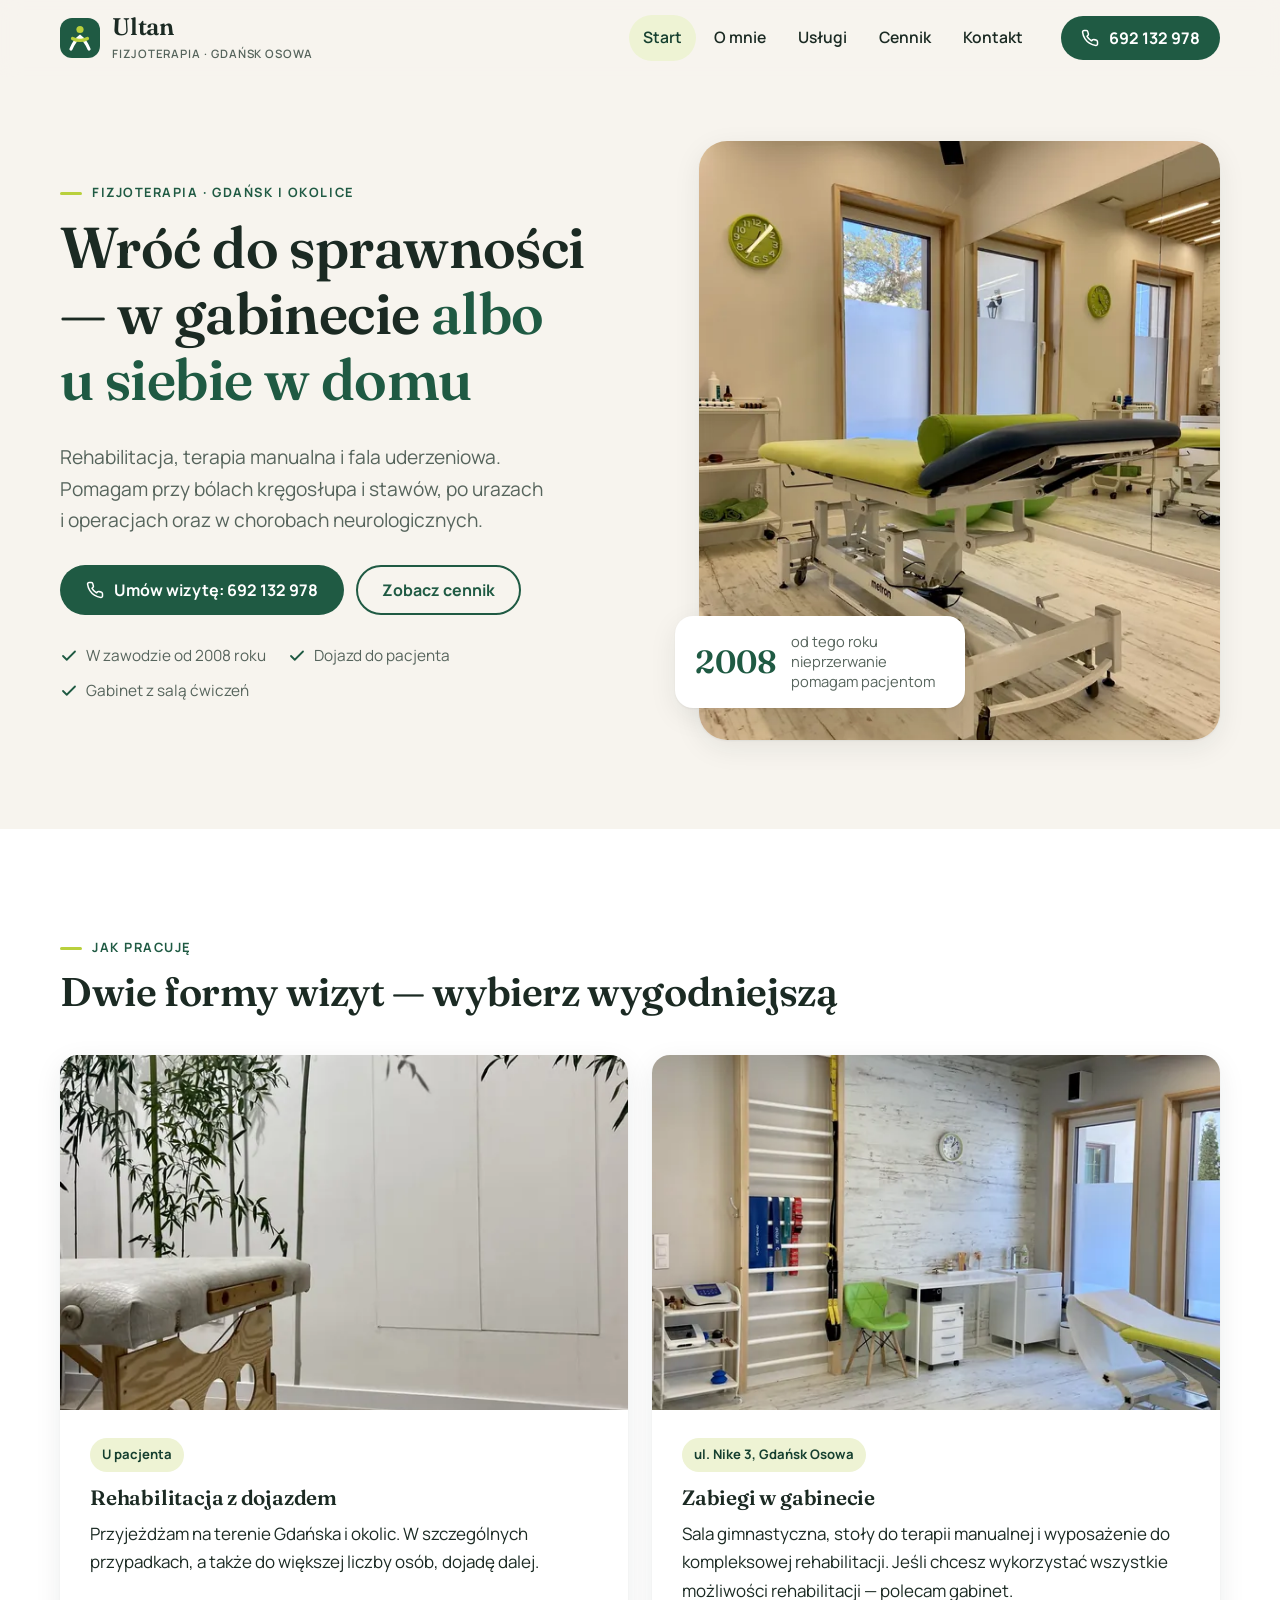
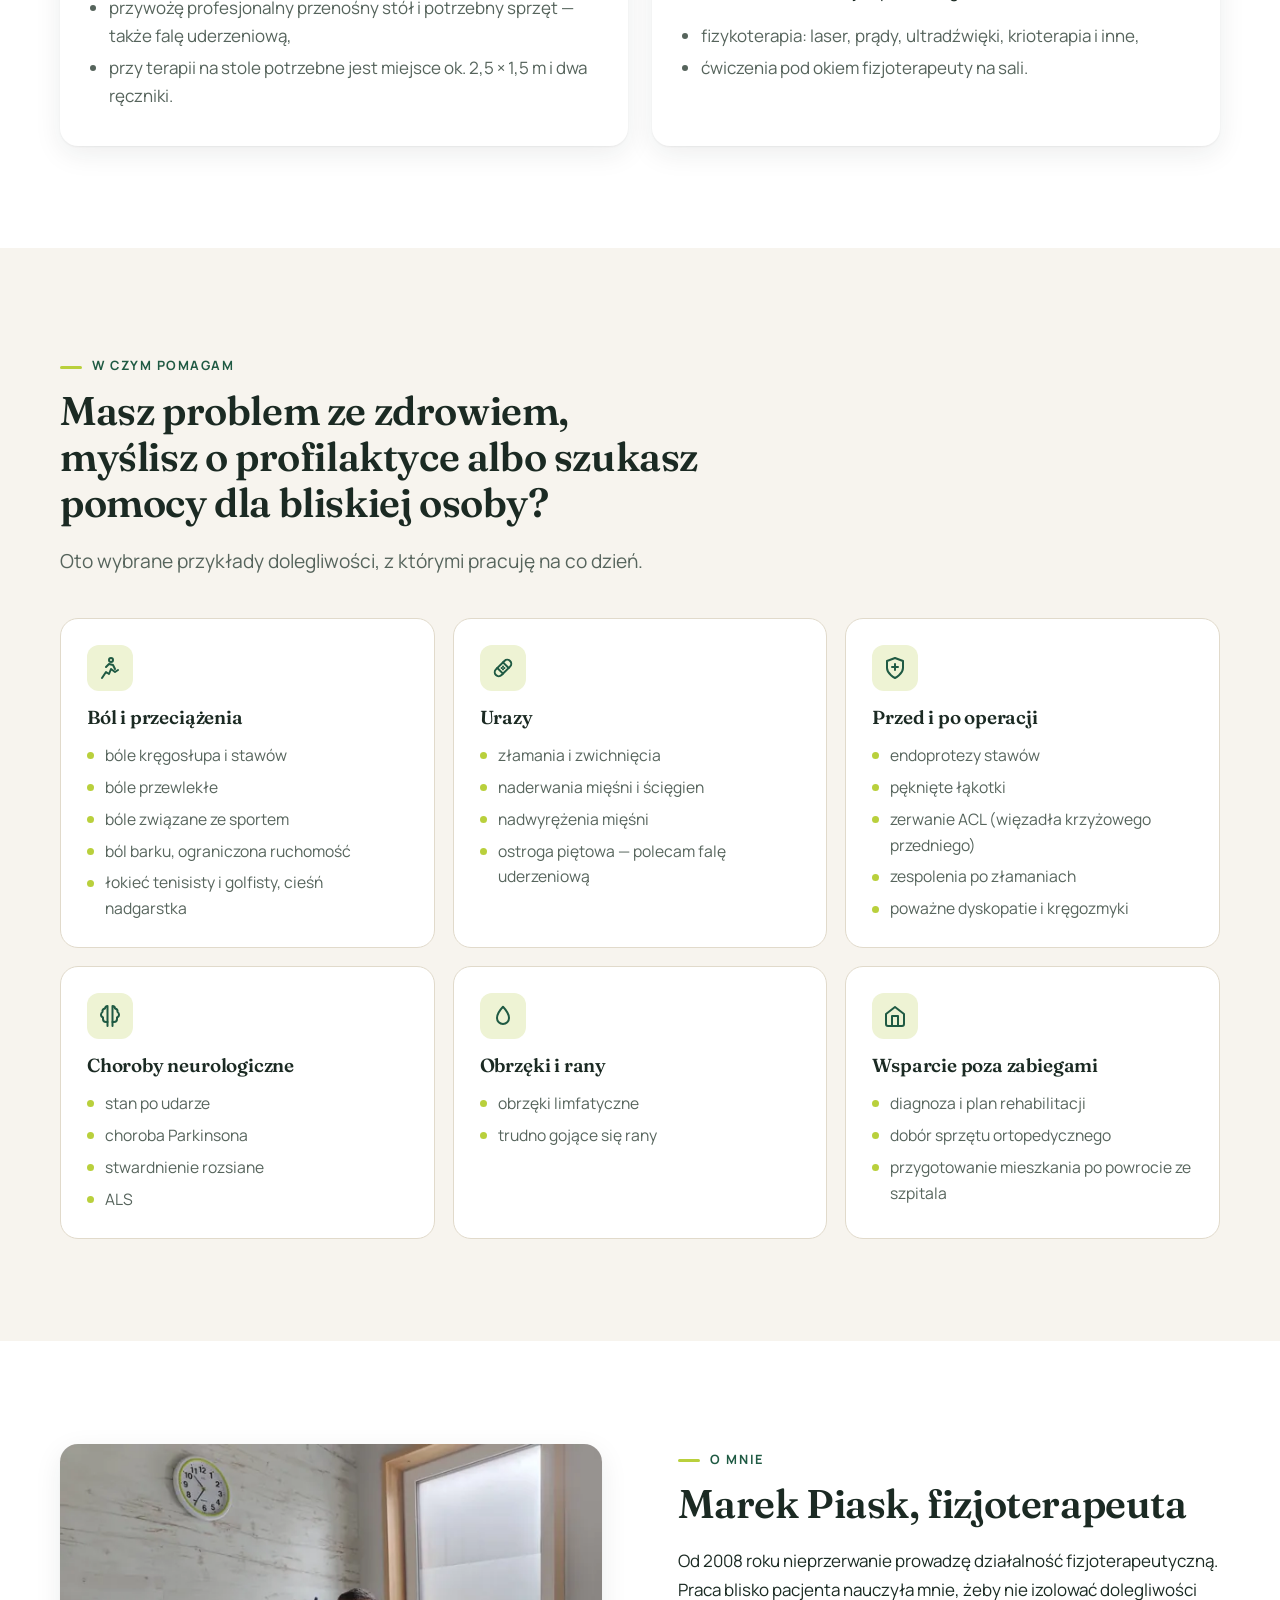
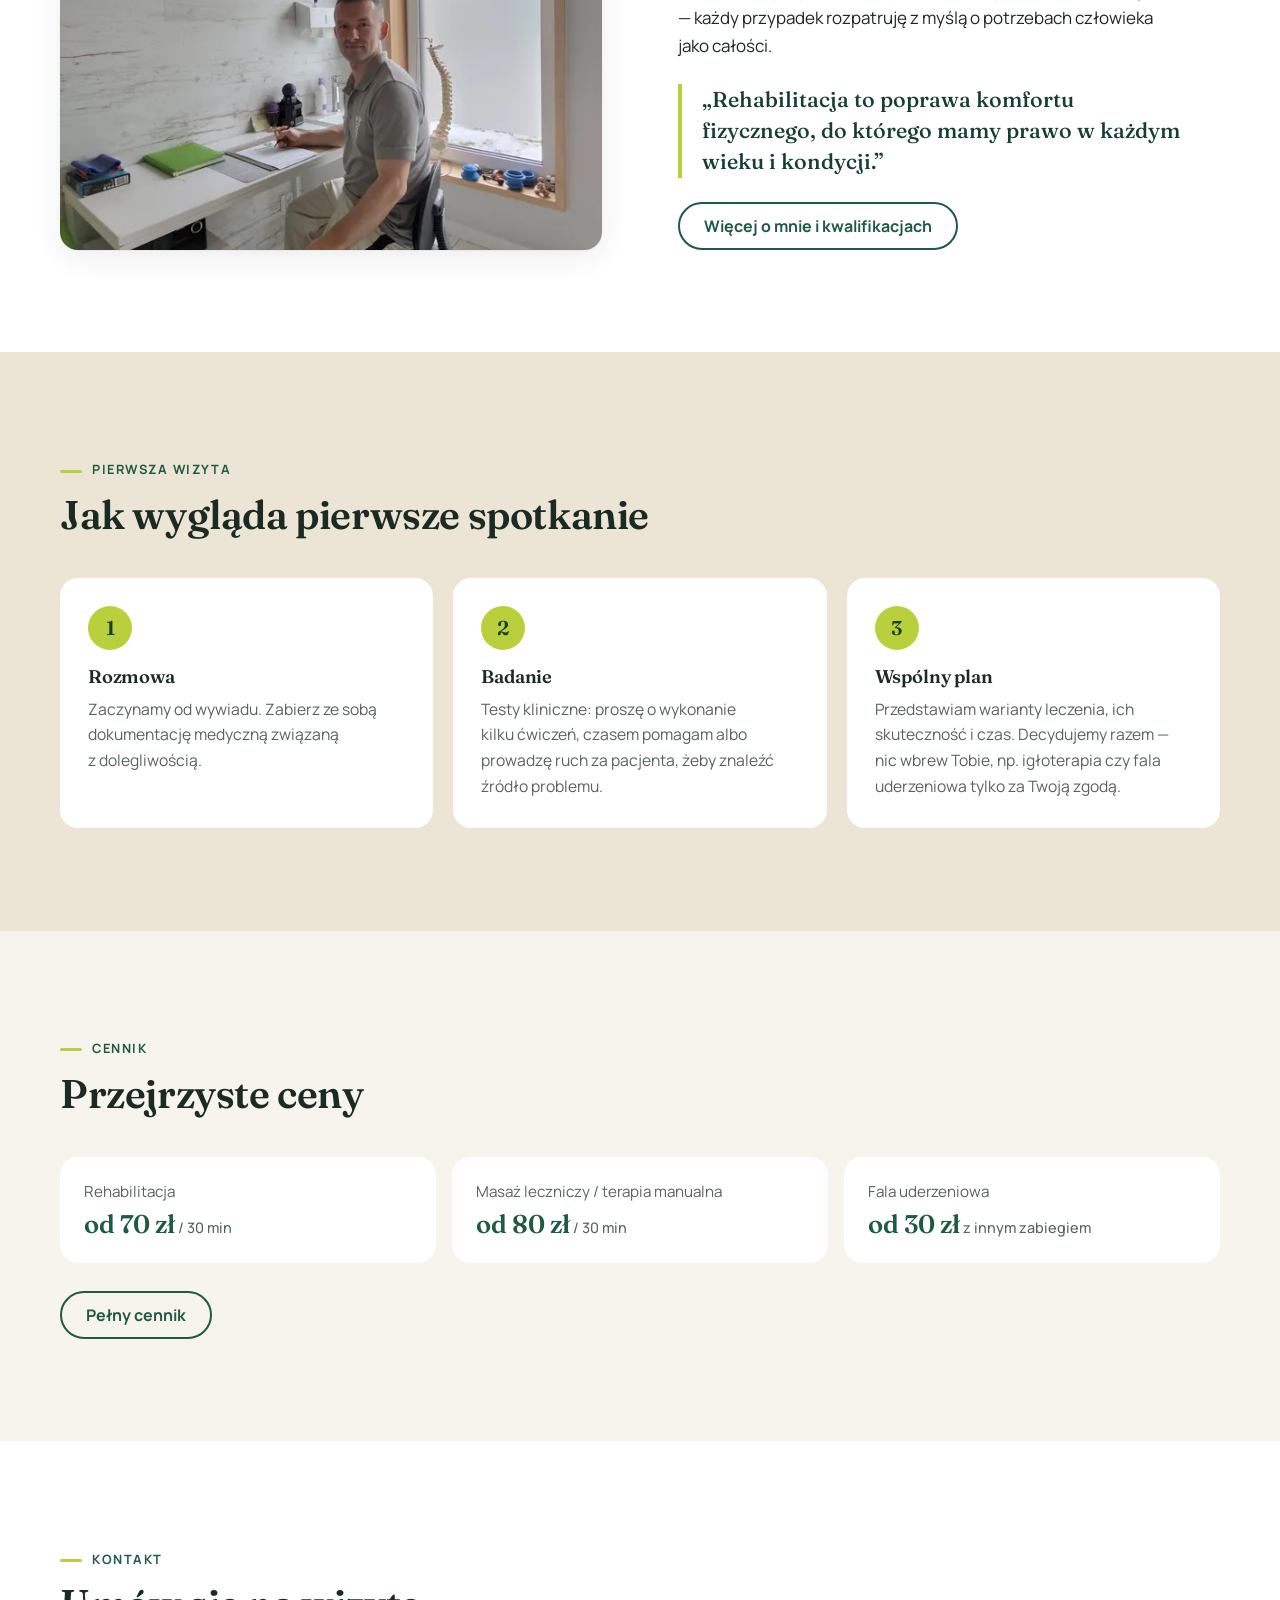
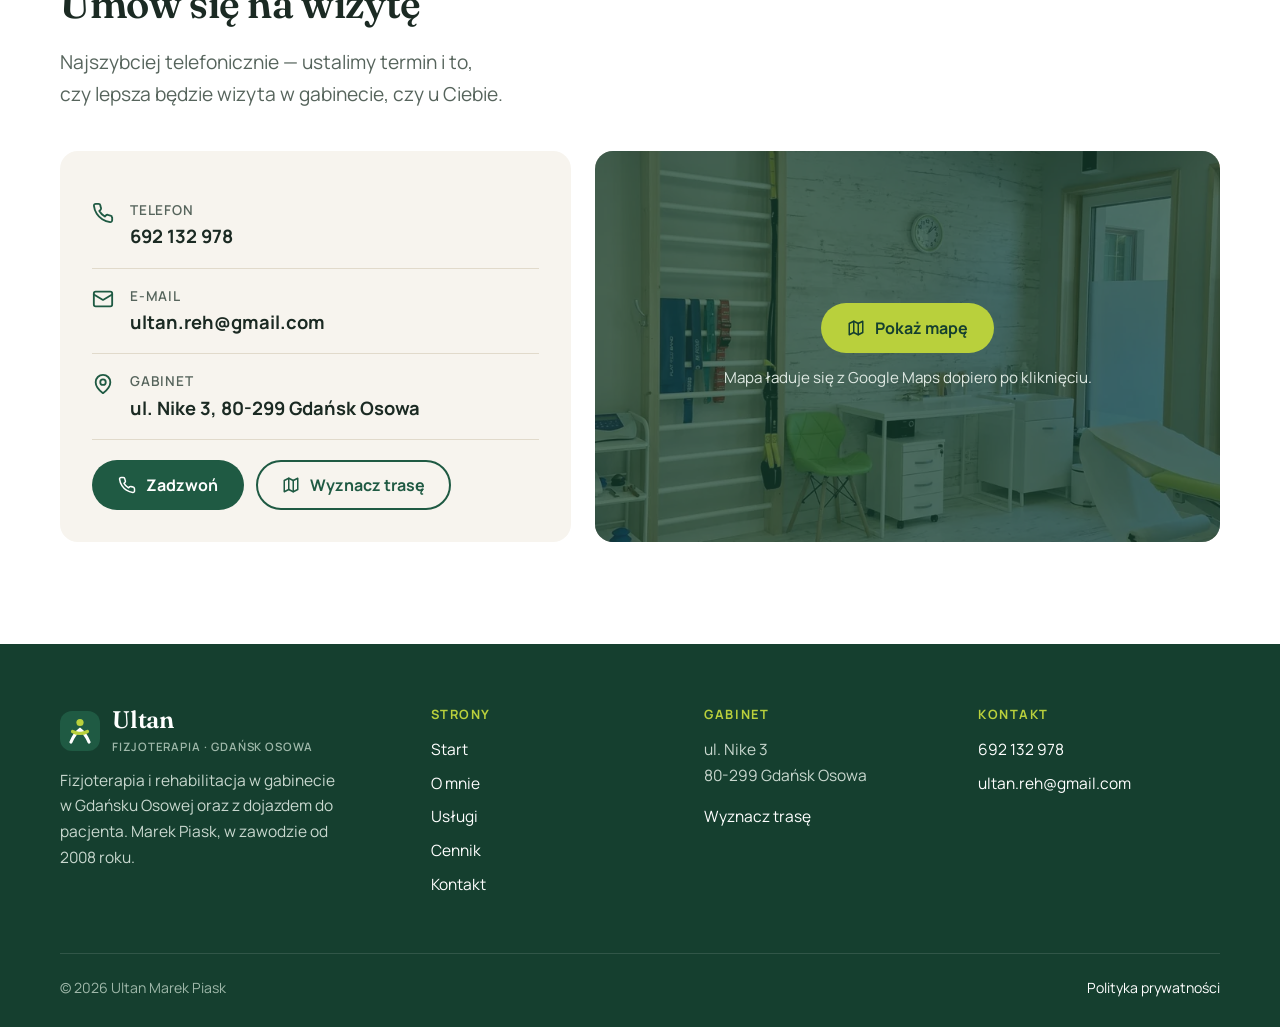
<file: index.html>
<!doctype html>
<html lang="pl">
<head>
<meta charset="utf-8">
<meta name="viewport" content="width=device-width, initial-scale=1">
<title>Fizjoterapia i rehabilitacja Gdańsk Osowa — Ultan, Marek Piask</title>
<meta name="description" content="Rehabilitacja w gabinecie w Gdańsku Osowej i z dojazdem do pacjenta. Terapia manualna, fala uderzeniowa, rehabilitacja po urazach, operacjach i w chorobach neurologicznych. Tel. 692 132 978.">
<link rel="canonical" href="https://ultan.pl/">
<meta property="og:type" content="website">
<meta property="og:locale" content="pl_PL">
<meta property="og:title" content="Fizjoterapia i rehabilitacja Gdańsk Osowa — Ultan, Marek Piask">
<meta property="og:description" content="Rehabilitacja w gabinecie w Gdańsku Osowej i z dojazdem do pacjenta. Terapia manualna, fala uderzeniowa, rehabilitacja po urazach, operacjach i w chorobach neurologicznych. Tel. 692 132 978.">
<meta property="og:url" content="https://ultan.pl/">
<meta property="og:image" content="https://ultan.pl/assets/img/gabinet-szeroki-1920.webp">
<meta name="theme-color" content="#1f5a43">
<link rel="icon" href="favicon.svg" type="image/svg+xml">
<link rel="preload" href="assets/fonts/fraunces-latin.woff2" as="font" type="font/woff2" crossorigin>
<link rel="preload" href="assets/fonts/manrope-latin.woff2" as="font" type="font/woff2" crossorigin>
<link rel="stylesheet" href="assets/css/styl.css">
<script type="application/ld+json">
{
  "@context": "https://schema.org",
  "@type": "Physiotherapy",
  "name": "Ultan — fizjoterapia Marek Piask",
  "url": "https://ultan.pl/",
  "image": "https://ultan.pl/assets/img/gabinet-stol-1200.webp",
  "telephone": "+48 692 132 978",
  "email": "ultan.reh@gmail.com",
  "founder": { "@type": "Person", "name": "Marek Piask", "jobTitle": "Fizjoterapeuta" },
  "address": {
    "@type": "PostalAddress",
    "streetAddress": "ul. Nike 3",
    "postalCode": "80-299",
    "addressLocality": "Gdańsk",
    "addressRegion": "pomorskie",
    "addressCountry": "PL"
  },
  "areaServed": "Gdańsk i okolice",
  "priceRange": "70–150 zł"
}
</script>
</head>
<body>
<a class="skip" href="#tresc">Przejdź do treści</a>
<header class="site-header">
  <div class="wrap site-header__in">
    <a class="logo" href="./" aria-label="Ultan — strona główna"><svg class="logo__mark" viewBox="0 0 40 40" aria-hidden="true"><rect width="40" height="40" rx="12" fill="#1f5a43"/><circle cx="20" cy="11.5" r="3.6" fill="#b9d03c"/><path d="M11 31c2.5-6 5.5-10 9-12.5 3.5 2.5 6.5 6.5 9 12.5" fill="none" stroke="#fff" stroke-width="3.2" stroke-linecap="round"/><path d="M12.5 20.5c2.6 1.4 5.1 2 7.5 2s4.9-.6 7.5-2" fill="none" stroke="#b9d03c" stroke-width="3.2" stroke-linecap="round"/></svg><span><span class="logo__name">Ultan</span><span class="logo__sub">Fizjoterapia · Gdańsk Osowa</span></span></a>
    <nav class="nav" id="menu" aria-label="Menu główne"><ul><li><a href="" aria-current="page">Start</a></li><li><a href="o-mnie/">O mnie</a></li><li><a href="uslugi/">Usługi</a></li><li><a href="cennik/">Cennik</a></li><li><a href="kontakt/">Kontakt</a></li></ul></nav>
    <a class="btn btn--primary header-call" href="tel:+48692132978"><svg viewBox="0 0 24 24" fill="none" stroke="currentColor" stroke-width="2" stroke-linecap="round" stroke-linejoin="round" aria-hidden="true"><path d="M22 16.9v3a2 2 0 0 1-2.2 2 19.8 19.8 0 0 1-8.6-3.1 19.5 19.5 0 0 1-6-6A19.8 19.8 0 0 1 2.1 4.2 2 2 0 0 1 4.1 2h3a2 2 0 0 1 2 1.7c.1.9.4 1.8.7 2.7a2 2 0 0 1-.5 2.1L8 9.8a16 16 0 0 0 6 6l1.3-1.3a2 2 0 0 1 2.1-.4c.9.3 1.8.6 2.7.7a2 2 0 0 1 1.7 2z"/></svg>692 132 978</a>
    <button class="menu-toggle" type="button" aria-controls="menu" aria-expanded="false" aria-label="Otwórz menu"><svg viewBox="0 0 24 24" fill="none" stroke="currentColor" stroke-width="2" stroke-linecap="round" aria-hidden="true"><path d="M3 6h18M3 12h18M3 18h18"/></svg></button>
  </div>
</header>
<main id="tresc">
<section class="hero">
  <div class="wrap hero__grid">
    <div>
      <span class="eyebrow">Fizjoterapia · Gdańsk i okolice</span>
      <h1>Wróć do sprawności — w gabinecie <em>albo u siebie w domu</em></h1>
      <p class="lead">Rehabilitacja, terapia manualna i fala uderzeniowa. Pomagam przy bólach kręgosłupa i stawów, po urazach i operacjach oraz w chorobach neurologicznych.</p>
      <div class="btn-row">
        <a class="btn btn--primary" href="tel:+48692132978"><svg viewBox="0 0 24 24" fill="none" stroke="currentColor" stroke-width="2" stroke-linecap="round" stroke-linejoin="round" aria-hidden="true"><path d="M22 16.9v3a2 2 0 0 1-2.2 2 19.8 19.8 0 0 1-8.6-3.1 19.5 19.5 0 0 1-6-6A19.8 19.8 0 0 1 2.1 4.2 2 2 0 0 1 4.1 2h3a2 2 0 0 1 2 1.7c.1.9.4 1.8.7 2.7a2 2 0 0 1-.5 2.1L8 9.8a16 16 0 0 0 6 6l1.3-1.3a2 2 0 0 1 2.1-.4c.9.3 1.8.6 2.7.7a2 2 0 0 1 1.7 2z"/></svg>Umów wizytę: 692 132 978</a>
        <a class="btn btn--ghost" href="cennik/">Zobacz cennik</a>
      </div>
      <ul class="facts">
        <li><svg viewBox="0 0 24 24" fill="none" stroke="currentColor" stroke-width="2.4" stroke-linecap="round" stroke-linejoin="round" aria-hidden="true"><path d="M20 6 9 17l-5-5"/></svg>W zawodzie od 2008 roku</li>
        <li><svg viewBox="0 0 24 24" fill="none" stroke="currentColor" stroke-width="2.4" stroke-linecap="round" stroke-linejoin="round" aria-hidden="true"><path d="M20 6 9 17l-5-5"/></svg>Dojazd do pacjenta</li>
        <li><svg viewBox="0 0 24 24" fill="none" stroke="currentColor" stroke-width="2.4" stroke-linecap="round" stroke-linejoin="round" aria-hidden="true"><path d="M20 6 9 17l-5-5"/></svg>Gabinet z salą ćwiczeń</li>
      </ul>
    </div>
    <div class="hero__media">
      <img src="assets/img/gabinet-stol-1200.webp" srcset="assets/img/gabinet-stol-600.webp 600w, assets/img/gabinet-stol-1200.webp 1200w" sizes="(max-width: 900px) 100vw, 520px" width="1200" height="1600" alt="Gabinet Ultan w Gdańsku Osowej — stół do terapii manualnej" fetchpriority="high">
      <div class="hero__badge"><strong>2008</strong><span>od tego roku nieprzerwanie pomagam pacjentom</span></div>
    </div>
  </div>
</section>

<section class="section section--white" id="wizyty">
  <div class="wrap">
    <div class="section__head">
      <span class="eyebrow">Jak pracuję</span>
      <h2>Dwie formy wizyt — wybierz wygodniejszą</h2>
    </div>
    <div class="duo">
      <article class="visit">
        <img src="assets/img/stol-przenosny-1200.webp" srcset="assets/img/stol-przenosny-600.webp 600w, assets/img/stol-przenosny-1200.webp 1200w" sizes="(max-width: 800px) 100vw, 560px" width="1200" height="1600" alt="Przenośny stół do rehabilitacji" loading="lazy">
        <div class="visit__body">
          <span class="visit__tag">U pacjenta</span>
          <h3>Rehabilitacja z dojazdem</h3>
          <p>Przyjeżdżam na terenie Gdańska i okolic. W szczególnych przypadkach, a także do większej liczby osób, dojadę dalej.</p>
          <ul>
            <li>przywożę profesjonalny przenośny stół i potrzebny sprzęt — także falę uderzeniową,</li>
            <li>przy terapii na stole potrzebne jest miejsce ok. 2,5 × 1,5 m i dwa ręczniki.</li>
          </ul>
        </div>
      </article>
      <article class="visit">
        <img src="assets/img/gabinet-sala-1200.webp" srcset="assets/img/gabinet-sala-600.webp 600w, assets/img/gabinet-sala-1200.webp 1200w" sizes="(max-width: 800px) 100vw, 560px" width="1200" height="1600" alt="Sala ćwiczeń w gabinecie Ultan" loading="lazy">
        <div class="visit__body">
          <span class="visit__tag">ul. Nike 3, Gdańsk Osowa</span>
          <h3>Zabiegi w gabinecie</h3>
          <p>Sala gimnastyczna, stoły do terapii manualnej i wyposażenie do kompleksowej rehabilitacji. Jeśli chcesz wykorzystać wszystkie możliwości rehabilitacji — polecam gabinet.</p>
          <ul>
            <li>fizykoterapia: laser, prądy, ultradźwięki, krioterapia i inne,</li>
            <li>ćwiczenia pod okiem fizjoterapeuty na sali.</li>
          </ul>
        </div>
      </article>
    </div>
  </div>
</section>

<section class="section" id="pomoc">
  <div class="wrap">
    <div class="section__head">
      <span class="eyebrow">W czym pomagam</span>
      <h2>Masz problem ze zdrowiem, myślisz o profilaktyce albo szukasz pomocy dla bliskiej osoby?</h2>
      <p class="lead">Oto wybrane przykłady dolegliwości, z którymi pracuję na co dzień.</p>
    </div>
    <div class="cards">
      <div class="card">
        <div class="card__icon"><svg viewBox="0 0 24 24" fill="none" stroke="currentColor" stroke-width="2" stroke-linecap="round" stroke-linejoin="round" aria-hidden="true"><circle cx="13" cy="4" r="2"/><path d="m4 22 4-6 3 2 2-5 4 3 3-2"/><path d="m8 11 3-3 4 1 2 4"/></svg></div>
        <h3>Ból i przeciążenia</h3>
        <ul>
          <li>bóle kręgosłupa i stawów</li>
          <li>bóle przewlekłe</li>
          <li>bóle związane ze sportem</li>
          <li>ból barku, ograniczona ruchomość</li>
          <li>łokieć tenisisty i golfisty, cieśń nadgarstka</li>
        </ul>
      </div>
      <div class="card">
        <div class="card__icon"><svg viewBox="0 0 24 24" fill="none" stroke="currentColor" stroke-width="2" stroke-linecap="round" stroke-linejoin="round" aria-hidden="true"><g transform="rotate(-45 12 12)"><rect x="2" y="8" width="20" height="8" rx="4"/><path d="M8 8v8M16 8v8"/><path d="M11 11h.01M13 13h.01M13 11h.01M11 13h.01"/></g></svg></div>
        <h3>Urazy</h3>
        <ul>
          <li>złamania i zwichnięcia</li>
          <li>naderwania mięśni i ścięgien</li>
          <li>nadwyrężenia mięśni</li>
          <li>ostroga piętowa — polecam falę uderzeniową</li>
        </ul>
      </div>
      <div class="card">
        <div class="card__icon"><svg viewBox="0 0 24 24" fill="none" stroke="currentColor" stroke-width="2" stroke-linecap="round" stroke-linejoin="round" aria-hidden="true"><path d="M12 22s8-4 8-10V5l-8-3-8 3v7c0 6 8 10 8 10z"/><path d="M12 8v6M9 11h6"/></svg></div>
        <h3>Przed i po operacji</h3>
        <ul>
          <li>endoprotezy stawów</li>
          <li>pęknięte łąkotki</li>
          <li>zerwanie ACL (więzadła krzyżowego przedniego)</li>
          <li>zespolenia po złamaniach</li>
          <li>poważne dyskopatie i kręgozmyki</li>
        </ul>
      </div>
      <div class="card">
        <div class="card__icon"><svg viewBox="0 0 24 24" fill="none" stroke="currentColor" stroke-width="2" stroke-linecap="round" stroke-linejoin="round" aria-hidden="true"><path d="M9.5 2A2.5 2.5 0 0 0 7 4.5v.1A3 3 0 0 0 4.5 8 3 3 0 0 0 3 10.5 3 3 0 0 0 5 13.4V15a3 3 0 0 0 3 3h1.5V2z"/><path d="M14.5 2A2.5 2.5 0 0 1 17 4.5v.1A3 3 0 0 1 19.5 8 3 3 0 0 1 21 10.5a3 3 0 0 1-2 2.9V15a3 3 0 0 1-3 3h-1.5V2z"/><path d="M9.5 18v4M14.5 18v4"/></svg></div>
        <h3>Choroby neurologiczne</h3>
        <ul>
          <li>stan po udarze</li>
          <li>choroba Parkinsona</li>
          <li>stwardnienie rozsiane</li>
          <li>ALS</li>
        </ul>
      </div>
      <div class="card">
        <div class="card__icon"><svg viewBox="0 0 24 24" fill="none" stroke="currentColor" stroke-width="2" stroke-linecap="round" stroke-linejoin="round" aria-hidden="true"><path d="M12 2.7s6 6.3 6 11.3a6 6 0 0 1-12 0c0-5 6-11.3 6-11.3z"/></svg></div>
        <h3>Obrzęki i rany</h3>
        <ul>
          <li>obrzęki limfatyczne</li>
          <li>trudno gojące się rany</li>
        </ul>
      </div>
      <div class="card">
        <div class="card__icon"><svg viewBox="0 0 24 24" fill="none" stroke="currentColor" stroke-width="2" stroke-linecap="round" stroke-linejoin="round" aria-hidden="true"><path d="m3 10 9-7 9 7v10a2 2 0 0 1-2 2H5a2 2 0 0 1-2-2z"/><path d="M9 22V12h6v10"/></svg></div>
        <h3>Wsparcie poza zabiegami</h3>
        <ul>
          <li>diagnoza i plan rehabilitacji</li>
          <li>dobór sprzętu ortopedycznego</li>
          <li>przygotowanie mieszkania po powrocie ze szpitala</li>
        </ul>
      </div>
    </div>
  </div>
</section>

<section class="section section--white">
  <div class="wrap split">
    <div class="split__media">
      <img src="assets/img/marek-piask-1200.webp" srcset="assets/img/marek-piask-600.webp 600w, assets/img/marek-piask-1200.webp 1200w" sizes="(max-width: 860px) 100vw, 540px" width="1200" height="900" alt="Marek Piask, fizjoterapeuta, w gabinecie Ultan" loading="lazy">
    </div>
    <div>
      <span class="eyebrow">O mnie</span>
      <h2>Marek Piask, fizjoterapeuta</h2>
      <p>Od 2008 roku nieprzerwanie prowadzę działalność fizjoterapeutyczną. Praca blisko pacjenta nauczyła mnie, żeby nie izolować dolegliwości — każdy przypadek rozpatruję z myślą o potrzebach człowieka jako całości.</p>
      <p class="quote">„Rehabilitacja to poprawa komfortu fizycznego, do którego mamy prawo w każdym wieku i kondycji.”</p>
      <a class="btn btn--ghost" href="o-mnie/">Więcej o mnie i kwalifikacjach</a>
    </div>
  </div>
</section>

<section class="section section--sand" id="pierwsza-wizyta">
  <div class="wrap">
    <div class="section__head">
      <span class="eyebrow">Pierwsza wizyta</span>
      <h2>Jak wygląda pierwsze spotkanie</h2>
    </div>
    <ol class="steps">
      <li><h3>Rozmowa</h3><p>Zaczynamy od wywiadu. Zabierz ze sobą dokumentację medyczną związaną z dolegliwością.</p></li>
      <li><h3>Badanie</h3><p>Testy kliniczne: proszę o wykonanie kilku ćwiczeń, czasem pomagam albo prowadzę ruch za pacjenta, żeby znaleźć źródło problemu.</p></li>
      <li><h3>Wspólny plan</h3><p>Przedstawiam warianty leczenia, ich skuteczność i czas. Decydujemy razem — nic wbrew Tobie, np. igłoterapia czy fala uderzeniowa tylko za Twoją zgodą.</p></li>
    </ol>
  </div>
</section>

<section class="section">
  <div class="wrap">
    <div class="section__head">
      <span class="eyebrow">Cennik</span>
      <h2>Przejrzyste ceny</h2>
    </div>
    <div class="mini-prices">
      <div><span>Rehabilitacja</span><strong>od 70 zł</strong> <small>/ 30 min</small></div>
      <div><span>Masaż leczniczy / terapia manualna</span><strong>od 80 zł</strong> <small>/ 30 min</small></div>
      <div><span>Fala uderzeniowa</span><strong>od 30 zł</strong> <small>z innym zabiegiem</small></div>
    </div>
    <a class="btn btn--ghost" href="cennik/">Pełny cennik</a>
  </div>
</section>

<section class="section section--white" id="dojazd">
  <div class="wrap">
    <div class="section__head">
      <span class="eyebrow">Kontakt</span>
      <h2>Umów się na wizytę</h2>
      <p class="lead">Najszybciej telefonicznie — ustalimy termin i to, czy lepsza będzie wizyta w gabinecie, czy u Ciebie.</p>
    </div>
    <div class="contact">
      <div class="contact__box" style="background:var(--paper)">
        <div class="contact__row"><svg viewBox="0 0 24 24" fill="none" stroke="currentColor" stroke-width="2" stroke-linecap="round" stroke-linejoin="round" aria-hidden="true"><path d="M22 16.9v3a2 2 0 0 1-2.2 2 19.8 19.8 0 0 1-8.6-3.1 19.5 19.5 0 0 1-6-6A19.8 19.8 0 0 1 2.1 4.2 2 2 0 0 1 4.1 2h3a2 2 0 0 1 2 1.7c.1.9.4 1.8.7 2.7a2 2 0 0 1-.5 2.1L8 9.8a16 16 0 0 0 6 6l1.3-1.3a2 2 0 0 1 2.1-.4c.9.3 1.8.6 2.7.7a2 2 0 0 1 1.7 2z"/></svg><div><span>Telefon</span><a href="tel:+48692132978">692 132 978</a></div></div>
        <div class="contact__row"><svg viewBox="0 0 24 24" fill="none" stroke="currentColor" stroke-width="2" stroke-linecap="round" stroke-linejoin="round" aria-hidden="true"><rect x="2" y="4" width="20" height="16" rx="2"/><path d="m22 7-10 6L2 7"/></svg><div><span>E-mail</span><a href="mailto:ultan.reh@gmail.com">ultan.reh@gmail.com</a></div></div>
        <div class="contact__row"><svg viewBox="0 0 24 24" fill="none" stroke="currentColor" stroke-width="2" stroke-linecap="round" stroke-linejoin="round" aria-hidden="true"><path d="M20 10c0 6-8 12-8 12s-8-6-8-12a8 8 0 0 1 16 0z"/><circle cx="12" cy="10" r="3"/></svg><div><span>Gabinet</span><p>ul. Nike 3, 80-299 Gdańsk Osowa</p></div></div>
        <div class="btn-row">
          <a class="btn btn--primary" href="tel:+48692132978"><svg viewBox="0 0 24 24" fill="none" stroke="currentColor" stroke-width="2" stroke-linecap="round" stroke-linejoin="round" aria-hidden="true"><path d="M22 16.9v3a2 2 0 0 1-2.2 2 19.8 19.8 0 0 1-8.6-3.1 19.5 19.5 0 0 1-6-6A19.8 19.8 0 0 1 2.1 4.2 2 2 0 0 1 4.1 2h3a2 2 0 0 1 2 1.7c.1.9.4 1.8.7 2.7a2 2 0 0 1-.5 2.1L8 9.8a16 16 0 0 0 6 6l1.3-1.3a2 2 0 0 1 2.1-.4c.9.3 1.8.6 2.7.7a2 2 0 0 1 1.7 2z"/></svg>Zadzwoń</a>
          <a class="btn btn--ghost" href="https://www.google.com/maps/dir/?api=1&amp;destination=ul.+Nike+3,+80-299+Gda%C5%84sk" rel="noopener"><svg viewBox="0 0 24 24" fill="none" stroke="currentColor" stroke-width="2" stroke-linecap="round" stroke-linejoin="round" aria-hidden="true"><path d="m3 6 6-3 6 3 6-3v15l-6 3-6-3-6 3z"/><path d="M9 3v15M15 6v15"/></svg>Wyznacz trasę</a>
        </div>
      </div>
      <div class="map" data-map="https://maps.google.com/maps?q=ul.%20Nike%203%2C%2080-299%20Gda%C5%84sk&amp;t=m&amp;z=15&amp;output=embed">
        <div class="map__consent">
          <div>
            <button class="btn btn--lime" type="button"><svg viewBox="0 0 24 24" fill="none" stroke="currentColor" stroke-width="2" stroke-linecap="round" stroke-linejoin="round" aria-hidden="true"><path d="m3 6 6-3 6 3 6-3v15l-6 3-6-3-6 3z"/><path d="M9 3v15M15 6v15"/></svg>Pokaż mapę</button>
            <p>Mapa ładuje się z Google Maps dopiero po kliknięciu.</p>
          </div>
        </div>
      </div>
    </div>
  </div>
</section>
</main>
<footer class="site-footer">
  <div class="wrap">
    <div class="footer-grid">
      <div>
        <a class="logo" href="./" aria-label="Ultan — strona główna"><svg class="logo__mark" viewBox="0 0 40 40" aria-hidden="true"><rect width="40" height="40" rx="12" fill="#1f5a43"/><circle cx="20" cy="11.5" r="3.6" fill="#b9d03c"/><path d="M11 31c2.5-6 5.5-10 9-12.5 3.5 2.5 6.5 6.5 9 12.5" fill="none" stroke="#fff" stroke-width="3.2" stroke-linecap="round"/><path d="M12.5 20.5c2.6 1.4 5.1 2 7.5 2s4.9-.6 7.5-2" fill="none" stroke="#b9d03c" stroke-width="3.2" stroke-linecap="round"/></svg><span><span class="logo__name">Ultan</span><span class="logo__sub">Fizjoterapia · Gdańsk Osowa</span></span></a>
        <p>Fizjoterapia i rehabilitacja w gabinecie w Gdańsku Osowej oraz z dojazdem do pacjenta. Marek Piask, w zawodzie od 2008 roku.</p>
      </div>
      <div>
        <h2>Strony</h2>
        <ul><li><a href="">Start</a></li><li><a href="o-mnie/">O mnie</a></li><li><a href="uslugi/">Usługi</a></li><li><a href="cennik/">Cennik</a></li><li><a href="kontakt/">Kontakt</a></li></ul>
      </div>
      <div>
        <h2>Gabinet</h2>
        <p>ul. Nike 3<br>80-299 Gdańsk Osowa</p>
        <p><a href="https://www.google.com/maps/dir/?api=1&amp;destination=ul.+Nike+3,+80-299+Gda%C5%84sk" rel="noopener">Wyznacz trasę</a></p>
      </div>
      <div>
        <h2>Kontakt</h2>
        <ul>
          <li><a href="tel:+48692132978">692 132 978</a></li>
          <li><a href="mailto:ultan.reh@gmail.com">ultan.reh@gmail.com</a></li>
        </ul>
      </div>
    </div>
    <div class="footer-bottom">
      <span>© <span data-year>2026</span> Ultan Marek Piask</span>
      <a href="polityka-prywatnosci/">Polityka prywatności</a>
    </div>
  </div>
</footer>
<a class="btn btn--lime callbar" href="tel:+48692132978"><svg viewBox="0 0 24 24" fill="none" stroke="currentColor" stroke-width="2" stroke-linecap="round" stroke-linejoin="round" aria-hidden="true"><path d="M22 16.9v3a2 2 0 0 1-2.2 2 19.8 19.8 0 0 1-8.6-3.1 19.5 19.5 0 0 1-6-6A19.8 19.8 0 0 1 2.1 4.2 2 2 0 0 1 4.1 2h3a2 2 0 0 1 2 1.7c.1.9.4 1.8.7 2.7a2 2 0 0 1-.5 2.1L8 9.8a16 16 0 0 0 6 6l1.3-1.3a2 2 0 0 1 2.1-.4c.9.3 1.8.6 2.7.7a2 2 0 0 1 1.7 2z"/></svg>Zadzwoń: 692 132 978</a>
<script src="assets/js/strona.js" defer></script>
</body>
</html>
</file>
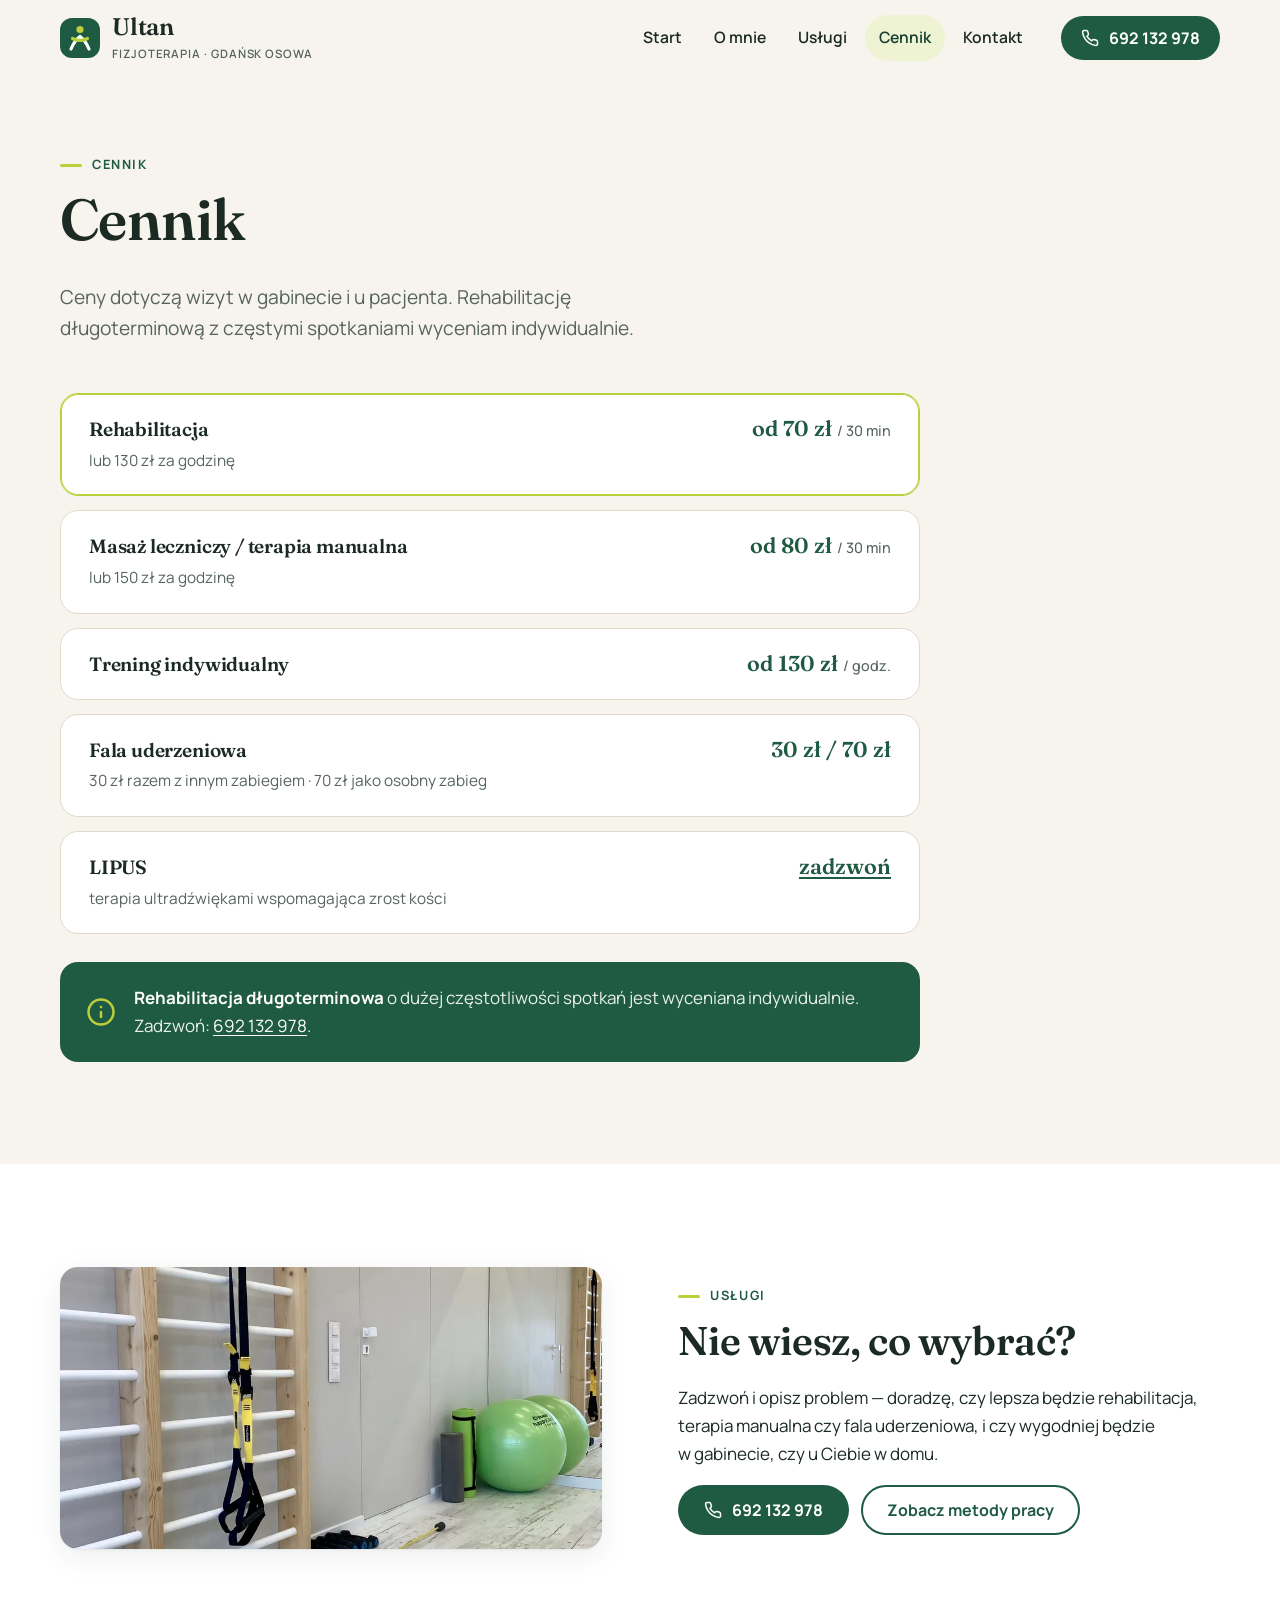
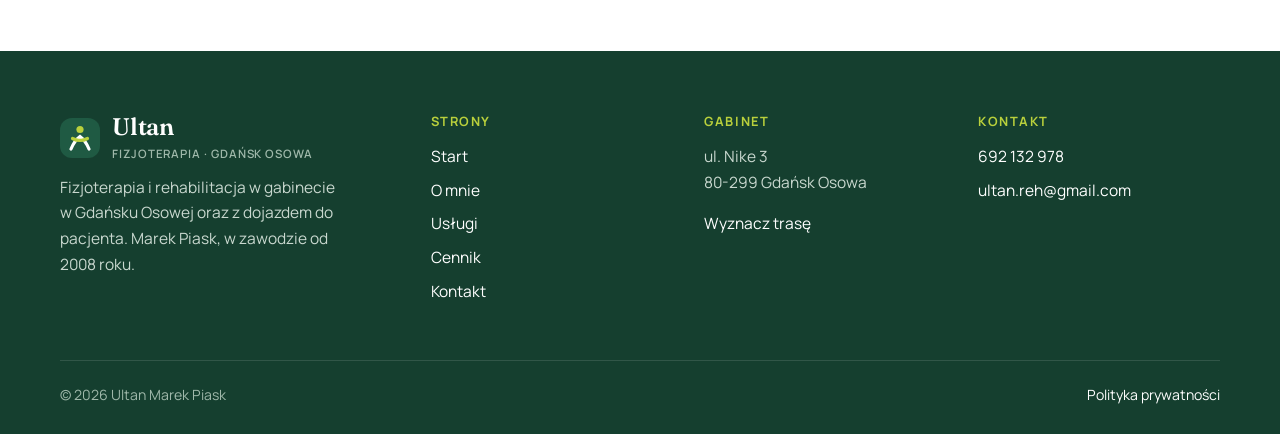
<file: cennik/index.html>
<!doctype html>
<html lang="pl">
<head>
<meta charset="utf-8">
<meta name="viewport" content="width=device-width, initial-scale=1">
<title>Cennik — rehabilitacja, masaż, fala uderzeniowa | Ultan Gdańsk</title>
<meta name="description" content="Cennik fizjoterapii Ultan w Gdańsku: rehabilitacja od 70 zł, masaż leczniczy i terapia manualna od 80 zł, fala uderzeniowa od 30 zł, trening indywidualny od 130 zł.">
<link rel="canonical" href="https://ultan.pl/cennik/">
<meta property="og:type" content="website">
<meta property="og:locale" content="pl_PL">
<meta property="og:title" content="Cennik — rehabilitacja, masaż, fala uderzeniowa | Ultan Gdańsk">
<meta property="og:description" content="Cennik fizjoterapii Ultan w Gdańsku: rehabilitacja od 70 zł, masaż leczniczy i terapia manualna od 80 zł, fala uderzeniowa od 30 zł, trening indywidualny od 130 zł.">
<meta property="og:url" content="https://ultan.pl/cennik/">
<meta property="og:image" content="https://ultan.pl/assets/img/gabinet-szeroki-1920.webp">
<meta name="theme-color" content="#1f5a43">
<link rel="icon" href="../favicon.svg" type="image/svg+xml">
<link rel="preload" href="../assets/fonts/fraunces-latin.woff2" as="font" type="font/woff2" crossorigin>
<link rel="preload" href="../assets/fonts/manrope-latin.woff2" as="font" type="font/woff2" crossorigin>
<link rel="stylesheet" href="../assets/css/styl.css">

</head>
<body>
<a class="skip" href="#tresc">Przejdź do treści</a>
<header class="site-header">
  <div class="wrap site-header__in">
    <a class="logo" href="../" aria-label="Ultan — strona główna"><svg class="logo__mark" viewBox="0 0 40 40" aria-hidden="true"><rect width="40" height="40" rx="12" fill="#1f5a43"/><circle cx="20" cy="11.5" r="3.6" fill="#b9d03c"/><path d="M11 31c2.5-6 5.5-10 9-12.5 3.5 2.5 6.5 6.5 9 12.5" fill="none" stroke="#fff" stroke-width="3.2" stroke-linecap="round"/><path d="M12.5 20.5c2.6 1.4 5.1 2 7.5 2s4.9-.6 7.5-2" fill="none" stroke="#b9d03c" stroke-width="3.2" stroke-linecap="round"/></svg><span><span class="logo__name">Ultan</span><span class="logo__sub">Fizjoterapia · Gdańsk Osowa</span></span></a>
    <nav class="nav" id="menu" aria-label="Menu główne"><ul><li><a href="../">Start</a></li><li><a href="../o-mnie/">O mnie</a></li><li><a href="../uslugi/">Usługi</a></li><li><a href="../cennik/" aria-current="page">Cennik</a></li><li><a href="../kontakt/">Kontakt</a></li></ul></nav>
    <a class="btn btn--primary header-call" href="tel:+48692132978"><svg viewBox="0 0 24 24" fill="none" stroke="currentColor" stroke-width="2" stroke-linecap="round" stroke-linejoin="round" aria-hidden="true"><path d="M22 16.9v3a2 2 0 0 1-2.2 2 19.8 19.8 0 0 1-8.6-3.1 19.5 19.5 0 0 1-6-6A19.8 19.8 0 0 1 2.1 4.2 2 2 0 0 1 4.1 2h3a2 2 0 0 1 2 1.7c.1.9.4 1.8.7 2.7a2 2 0 0 1-.5 2.1L8 9.8a16 16 0 0 0 6 6l1.3-1.3a2 2 0 0 1 2.1-.4c.9.3 1.8.6 2.7.7a2 2 0 0 1 1.7 2z"/></svg>692 132 978</a>
    <button class="menu-toggle" type="button" aria-controls="menu" aria-expanded="false" aria-label="Otwórz menu"><svg viewBox="0 0 24 24" fill="none" stroke="currentColor" stroke-width="2" stroke-linecap="round" aria-hidden="true"><path d="M3 6h18M3 12h18M3 18h18"/></svg></button>
  </div>
</header>
<main id="tresc">
<section class="page-head">
  <div class="wrap">
    <span class="eyebrow">Cennik</span>
    <h1>Cennik</h1>
    <p class="lead">Ceny dotyczą wizyt w gabinecie i u pacjenta. Rehabilitację długoterminową z częstymi spotkaniami wyceniam indywidualnie.</p>
  </div>
</section>

<section class="section" style="padding-top:0">
  <div class="wrap">
    <div class="prices">
      <div class="price price--feature">
        <h3>Rehabilitacja</h3>
        <div class="price__val">od 70 zł <small>/ 30 min</small></div>
        <p>lub 130 zł za godzinę</p>
      </div>
      <div class="price">
        <h3>Masaż leczniczy / terapia manualna</h3>
        <div class="price__val">od 80 zł <small>/ 30 min</small></div>
        <p>lub 150 zł za godzinę</p>
      </div>
      <div class="price">
        <h3>Trening indywidualny</h3>
        <div class="price__val">od 130 zł <small>/ godz.</small></div>
      </div>
      <div class="price">
        <h3>Fala uderzeniowa</h3>
        <div class="price__val">30 zł / 70 zł</div>
        <p>30 zł razem z innym zabiegiem · 70 zł jako osobny zabieg</p>
      </div>
      <div class="price">
        <h3>LIPUS</h3>
        <div class="price__val"><a href="tel:+48692132978">zadzwoń</a></div>
        <p>terapia ultradźwiękami wspomagająca zrost kości</p>
      </div>
    </div>

    <div class="note" style="max-width:860px">
      <svg viewBox="0 0 24 24" fill="none" stroke="currentColor" stroke-width="2" stroke-linecap="round" stroke-linejoin="round" aria-hidden="true"><circle cx="12" cy="12" r="10"/><path d="M12 16v-4M12 8h.01"/></svg>
      <p style="margin:0"><strong>Rehabilitacja długoterminowa</strong> o dużej częstotliwości spotkań jest wyceniana indywidualnie. Zadzwoń: <a href="tel:+48692132978" style="color:#fff">692 132 978</a>.</p>
    </div>
  </div>
</section>

<section class="section section--white">
  <div class="wrap split">
    <div class="split__media">
      <img src="../assets/img/gabinet-drabinki-1920.webp" srcset="../assets/img/gabinet-drabinki-960.webp 960w, ../assets/img/gabinet-drabinki-1920.webp 1920w" sizes="(max-width: 860px) 100vw, 560px" width="1920" height="1000" alt="Sala ćwiczeń z drabinkami i piłkami" loading="lazy">
    </div>
    <div>
      <span class="eyebrow">Usługi</span>
      <h2>Nie wiesz, co wybrać?</h2>
      <p>Zadzwoń i opisz problem — doradzę, czy lepsza będzie rehabilitacja, terapia manualna czy fala uderzeniowa, i czy wygodniej będzie w gabinecie, czy u Ciebie w domu.</p>
      <div class="btn-row">
        <a class="btn btn--primary" href="tel:+48692132978"><svg viewBox="0 0 24 24" fill="none" stroke="currentColor" stroke-width="2" stroke-linecap="round" stroke-linejoin="round" aria-hidden="true"><path d="M22 16.9v3a2 2 0 0 1-2.2 2 19.8 19.8 0 0 1-8.6-3.1 19.5 19.5 0 0 1-6-6A19.8 19.8 0 0 1 2.1 4.2 2 2 0 0 1 4.1 2h3a2 2 0 0 1 2 1.7c.1.9.4 1.8.7 2.7a2 2 0 0 1-.5 2.1L8 9.8a16 16 0 0 0 6 6l1.3-1.3a2 2 0 0 1 2.1-.4c.9.3 1.8.6 2.7.7a2 2 0 0 1 1.7 2z"/></svg>692 132 978</a>
        <a class="btn btn--ghost" href="../uslugi/">Zobacz metody pracy</a>
      </div>
    </div>
  </div>
</section>
</main>
<footer class="site-footer">
  <div class="wrap">
    <div class="footer-grid">
      <div>
        <a class="logo" href="../" aria-label="Ultan — strona główna"><svg class="logo__mark" viewBox="0 0 40 40" aria-hidden="true"><rect width="40" height="40" rx="12" fill="#1f5a43"/><circle cx="20" cy="11.5" r="3.6" fill="#b9d03c"/><path d="M11 31c2.5-6 5.5-10 9-12.5 3.5 2.5 6.5 6.5 9 12.5" fill="none" stroke="#fff" stroke-width="3.2" stroke-linecap="round"/><path d="M12.5 20.5c2.6 1.4 5.1 2 7.5 2s4.9-.6 7.5-2" fill="none" stroke="#b9d03c" stroke-width="3.2" stroke-linecap="round"/></svg><span><span class="logo__name">Ultan</span><span class="logo__sub">Fizjoterapia · Gdańsk Osowa</span></span></a>
        <p>Fizjoterapia i rehabilitacja w gabinecie w Gdańsku Osowej oraz z dojazdem do pacjenta. Marek Piask, w zawodzie od 2008 roku.</p>
      </div>
      <div>
        <h2>Strony</h2>
        <ul><li><a href="../">Start</a></li><li><a href="../o-mnie/">O mnie</a></li><li><a href="../uslugi/">Usługi</a></li><li><a href="../cennik/">Cennik</a></li><li><a href="../kontakt/">Kontakt</a></li></ul>
      </div>
      <div>
        <h2>Gabinet</h2>
        <p>ul. Nike 3<br>80-299 Gdańsk Osowa</p>
        <p><a href="https://www.google.com/maps/dir/?api=1&amp;destination=ul.+Nike+3,+80-299+Gda%C5%84sk" rel="noopener">Wyznacz trasę</a></p>
      </div>
      <div>
        <h2>Kontakt</h2>
        <ul>
          <li><a href="tel:+48692132978">692 132 978</a></li>
          <li><a href="mailto:ultan.reh@gmail.com">ultan.reh@gmail.com</a></li>
        </ul>
      </div>
    </div>
    <div class="footer-bottom">
      <span>© <span data-year>2026</span> Ultan Marek Piask</span>
      <a href="../polityka-prywatnosci/">Polityka prywatności</a>
    </div>
  </div>
</footer>
<a class="btn btn--lime callbar" href="tel:+48692132978"><svg viewBox="0 0 24 24" fill="none" stroke="currentColor" stroke-width="2" stroke-linecap="round" stroke-linejoin="round" aria-hidden="true"><path d="M22 16.9v3a2 2 0 0 1-2.2 2 19.8 19.8 0 0 1-8.6-3.1 19.5 19.5 0 0 1-6-6A19.8 19.8 0 0 1 2.1 4.2 2 2 0 0 1 4.1 2h3a2 2 0 0 1 2 1.7c.1.9.4 1.8.7 2.7a2 2 0 0 1-.5 2.1L8 9.8a16 16 0 0 0 6 6l1.3-1.3a2 2 0 0 1 2.1-.4c.9.3 1.8.6 2.7.7a2 2 0 0 1 1.7 2z"/></svg>Zadzwoń: 692 132 978</a>
<script src="../assets/js/strona.js" defer></script>
</body>
</html>
</file>
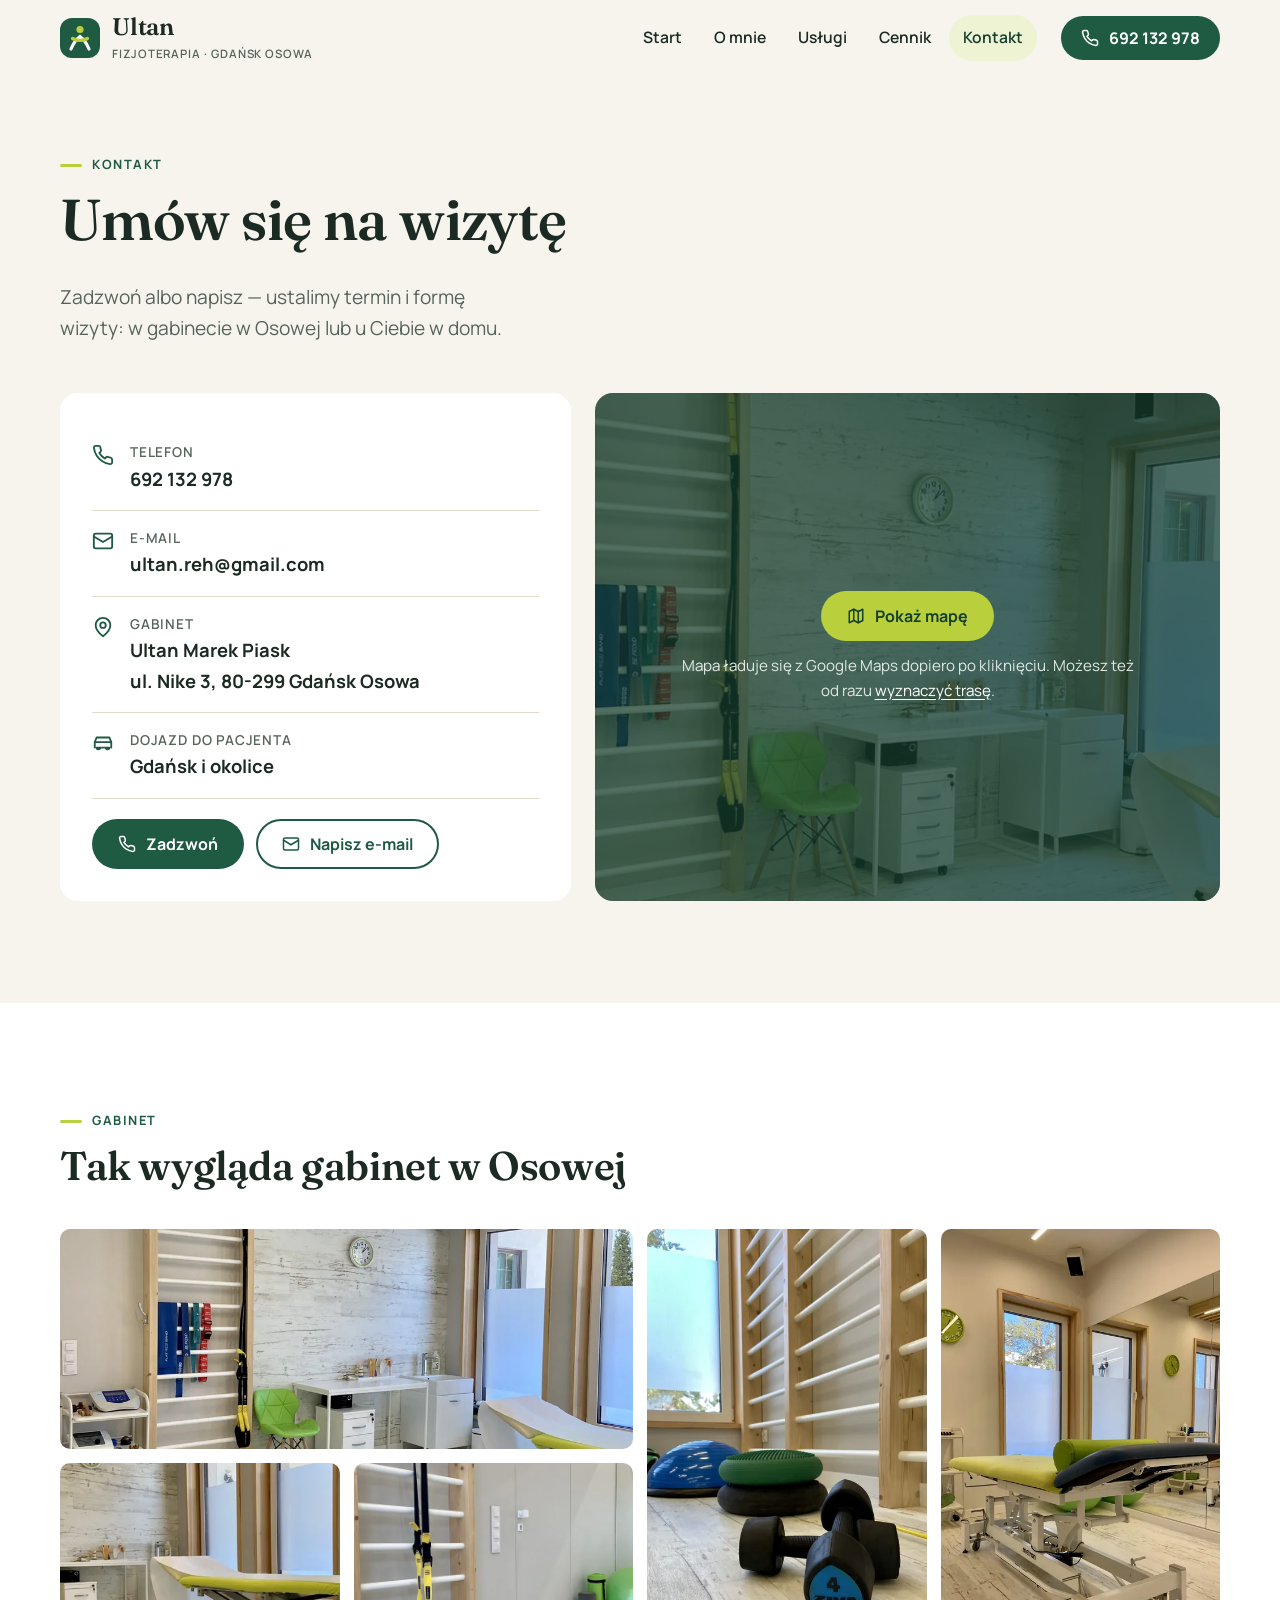
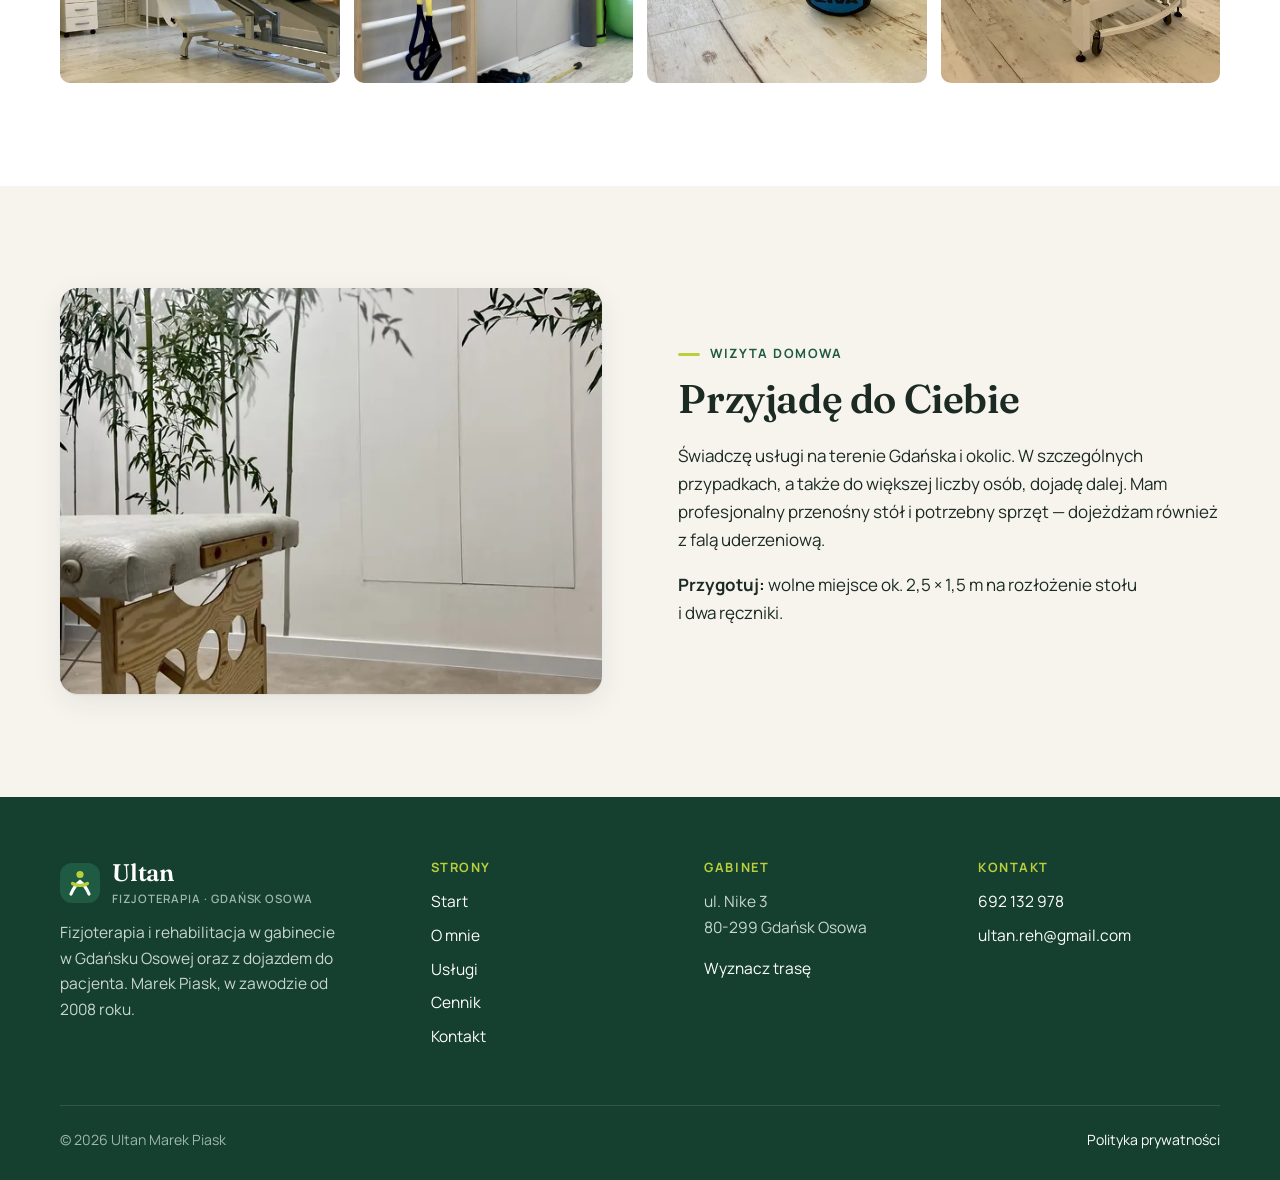
<file: kontakt/index.html>
<!doctype html>
<html lang="pl">
<head>
<meta charset="utf-8">
<meta name="viewport" content="width=device-width, initial-scale=1">
<title>Kontakt — fizjoterapia Gdańsk Osowa, ul. Nike 3 | Ultan</title>
<meta name="description" content="Gabinet fizjoterapii Ultan, ul. Nike 3, 80-299 Gdańsk Osowa. Tel. 692 132 978, e-mail ultan.reh@gmail.com. Rehabilitacja w gabinecie i z dojazdem w Gdańsku i okolicach.">
<link rel="canonical" href="https://ultan.pl/kontakt/">
<meta property="og:type" content="website">
<meta property="og:locale" content="pl_PL">
<meta property="og:title" content="Kontakt — fizjoterapia Gdańsk Osowa, ul. Nike 3 | Ultan">
<meta property="og:description" content="Gabinet fizjoterapii Ultan, ul. Nike 3, 80-299 Gdańsk Osowa. Tel. 692 132 978, e-mail ultan.reh@gmail.com. Rehabilitacja w gabinecie i z dojazdem w Gdańsku i okolicach.">
<meta property="og:url" content="https://ultan.pl/kontakt/">
<meta property="og:image" content="https://ultan.pl/assets/img/gabinet-szeroki-1920.webp">
<meta name="theme-color" content="#1f5a43">
<link rel="icon" href="../favicon.svg" type="image/svg+xml">
<link rel="preload" href="../assets/fonts/fraunces-latin.woff2" as="font" type="font/woff2" crossorigin>
<link rel="preload" href="../assets/fonts/manrope-latin.woff2" as="font" type="font/woff2" crossorigin>
<link rel="stylesheet" href="../assets/css/styl.css">

</head>
<body>
<a class="skip" href="#tresc">Przejdź do treści</a>
<header class="site-header">
  <div class="wrap site-header__in">
    <a class="logo" href="../" aria-label="Ultan — strona główna"><svg class="logo__mark" viewBox="0 0 40 40" aria-hidden="true"><rect width="40" height="40" rx="12" fill="#1f5a43"/><circle cx="20" cy="11.5" r="3.6" fill="#b9d03c"/><path d="M11 31c2.5-6 5.5-10 9-12.5 3.5 2.5 6.5 6.5 9 12.5" fill="none" stroke="#fff" stroke-width="3.2" stroke-linecap="round"/><path d="M12.5 20.5c2.6 1.4 5.1 2 7.5 2s4.9-.6 7.5-2" fill="none" stroke="#b9d03c" stroke-width="3.2" stroke-linecap="round"/></svg><span><span class="logo__name">Ultan</span><span class="logo__sub">Fizjoterapia · Gdańsk Osowa</span></span></a>
    <nav class="nav" id="menu" aria-label="Menu główne"><ul><li><a href="../">Start</a></li><li><a href="../o-mnie/">O mnie</a></li><li><a href="../uslugi/">Usługi</a></li><li><a href="../cennik/">Cennik</a></li><li><a href="../kontakt/" aria-current="page">Kontakt</a></li></ul></nav>
    <a class="btn btn--primary header-call" href="tel:+48692132978"><svg viewBox="0 0 24 24" fill="none" stroke="currentColor" stroke-width="2" stroke-linecap="round" stroke-linejoin="round" aria-hidden="true"><path d="M22 16.9v3a2 2 0 0 1-2.2 2 19.8 19.8 0 0 1-8.6-3.1 19.5 19.5 0 0 1-6-6A19.8 19.8 0 0 1 2.1 4.2 2 2 0 0 1 4.1 2h3a2 2 0 0 1 2 1.7c.1.9.4 1.8.7 2.7a2 2 0 0 1-.5 2.1L8 9.8a16 16 0 0 0 6 6l1.3-1.3a2 2 0 0 1 2.1-.4c.9.3 1.8.6 2.7.7a2 2 0 0 1 1.7 2z"/></svg>692 132 978</a>
    <button class="menu-toggle" type="button" aria-controls="menu" aria-expanded="false" aria-label="Otwórz menu"><svg viewBox="0 0 24 24" fill="none" stroke="currentColor" stroke-width="2" stroke-linecap="round" aria-hidden="true"><path d="M3 6h18M3 12h18M3 18h18"/></svg></button>
  </div>
</header>
<main id="tresc">
<section class="page-head">
  <div class="wrap">
    <span class="eyebrow">Kontakt</span>
    <h1>Umów się na wizytę</h1>
    <p class="lead">Zadzwoń albo napisz — ustalimy termin i formę wizyty: w gabinecie w Osowej lub u Ciebie w domu.</p>
  </div>
</section>

<section class="section" style="padding-top:0">
  <div class="wrap contact">
    <div class="contact__box">
      <div class="contact__row"><svg viewBox="0 0 24 24" fill="none" stroke="currentColor" stroke-width="2" stroke-linecap="round" stroke-linejoin="round" aria-hidden="true"><path d="M22 16.9v3a2 2 0 0 1-2.2 2 19.8 19.8 0 0 1-8.6-3.1 19.5 19.5 0 0 1-6-6A19.8 19.8 0 0 1 2.1 4.2 2 2 0 0 1 4.1 2h3a2 2 0 0 1 2 1.7c.1.9.4 1.8.7 2.7a2 2 0 0 1-.5 2.1L8 9.8a16 16 0 0 0 6 6l1.3-1.3a2 2 0 0 1 2.1-.4c.9.3 1.8.6 2.7.7a2 2 0 0 1 1.7 2z"/></svg><div><span>Telefon</span><a href="tel:+48692132978">692 132 978</a></div></div>
      <div class="contact__row"><svg viewBox="0 0 24 24" fill="none" stroke="currentColor" stroke-width="2" stroke-linecap="round" stroke-linejoin="round" aria-hidden="true"><rect x="2" y="4" width="20" height="16" rx="2"/><path d="m22 7-10 6L2 7"/></svg><div><span>E-mail</span><a href="mailto:ultan.reh@gmail.com">ultan.reh@gmail.com</a></div></div>
      <div class="contact__row"><svg viewBox="0 0 24 24" fill="none" stroke="currentColor" stroke-width="2" stroke-linecap="round" stroke-linejoin="round" aria-hidden="true"><path d="M20 10c0 6-8 12-8 12s-8-6-8-12a8 8 0 0 1 16 0z"/><circle cx="12" cy="10" r="3"/></svg><div><span>Gabinet</span><p>Ultan Marek Piask<br>ul. Nike 3, 80-299 Gdańsk Osowa</p></div></div>
      <div class="contact__row"><svg viewBox="0 0 24 24" fill="none" stroke="currentColor" stroke-width="2" stroke-linecap="round" stroke-linejoin="round" aria-hidden="true"><path d="M5 17h14M5 17a2 2 0 1 0 4 0M15 17a2 2 0 1 0 4 0M3 17V11l2-5h14l2 5v6"/><path d="M3 11h18"/></svg><div><span>Dojazd do pacjenta</span><p>Gdańsk i okolice</p></div></div>
      <div class="btn-row">
        <a class="btn btn--primary" href="tel:+48692132978"><svg viewBox="0 0 24 24" fill="none" stroke="currentColor" stroke-width="2" stroke-linecap="round" stroke-linejoin="round" aria-hidden="true"><path d="M22 16.9v3a2 2 0 0 1-2.2 2 19.8 19.8 0 0 1-8.6-3.1 19.5 19.5 0 0 1-6-6A19.8 19.8 0 0 1 2.1 4.2 2 2 0 0 1 4.1 2h3a2 2 0 0 1 2 1.7c.1.9.4 1.8.7 2.7a2 2 0 0 1-.5 2.1L8 9.8a16 16 0 0 0 6 6l1.3-1.3a2 2 0 0 1 2.1-.4c.9.3 1.8.6 2.7.7a2 2 0 0 1 1.7 2z"/></svg>Zadzwoń</a>
        <a class="btn btn--ghost" href="mailto:ultan.reh@gmail.com"><svg viewBox="0 0 24 24" fill="none" stroke="currentColor" stroke-width="2" stroke-linecap="round" stroke-linejoin="round" aria-hidden="true"><rect x="2" y="4" width="20" height="16" rx="2"/><path d="m22 7-10 6L2 7"/></svg>Napisz e-mail</a>
      </div>
    </div>
    <div class="map" data-map="https://maps.google.com/maps?q=ul.%20Nike%203%2C%2080-299%20Gda%C5%84sk&amp;t=m&amp;z=15&amp;output=embed">
      <div class="map__consent">
        <div>
          <button class="btn btn--lime" type="button"><svg viewBox="0 0 24 24" fill="none" stroke="currentColor" stroke-width="2" stroke-linecap="round" stroke-linejoin="round" aria-hidden="true"><path d="m3 6 6-3 6 3 6-3v15l-6 3-6-3-6 3z"/><path d="M9 3v15M15 6v15"/></svg>Pokaż mapę</button>
          <p>Mapa ładuje się z Google Maps dopiero po kliknięciu. Możesz też od razu <a href="https://www.google.com/maps/dir/?api=1&amp;destination=ul.+Nike+3,+80-299+Gda%C5%84sk" rel="noopener" style="color:#fff">wyznaczyć trasę</a>.</p>
        </div>
      </div>
    </div>
  </div>
</section>

<section class="section section--white">
  <div class="wrap">
    <div class="section__head">
      <span class="eyebrow">Gabinet</span>
      <h2>Tak wygląda gabinet w Osowej</h2>
    </div>
    <div class="gallery">
      <img class="wide" src="../assets/img/gabinet-szeroki-1920.webp" srcset="../assets/img/gabinet-szeroki-960.webp 960w, ../assets/img/gabinet-szeroki-1920.webp 1920w" sizes="(max-width: 860px) 100vw, 580px" width="1920" height="1000" alt="Sala z drabinkami i stołem do terapii" loading="lazy">
      <img class="tall" src="../assets/img/gabinet-pilki-600.webp" width="600" height="800" alt="Sprzęt do ćwiczeń: hantle i dyski sensomotoryczne" loading="lazy">
      <img class="tall" src="../assets/img/gabinet-stol-600.webp" width="600" height="800" alt="Stół do terapii manualnej" loading="lazy">
      <img src="../assets/img/gabinet-stoly-650.webp" width="650" height="325" alt="Stoły zabiegowe" loading="lazy">
      <img src="../assets/img/gabinet-drabinki-960.webp" width="960" height="500" alt="Taśmy TRX i piłki gimnastyczne" loading="lazy">
    </div>
  </div>
</section>

<section class="section">
  <div class="wrap split">
    <div class="split__media">
      <img src="../assets/img/stol-przenosny-1200.webp" srcset="../assets/img/stol-przenosny-600.webp 600w, ../assets/img/stol-przenosny-1200.webp 1200w" sizes="(max-width: 860px) 100vw, 540px" width="1200" height="1600" alt="Przenośny stół do rehabilitacji domowej" loading="lazy" style="aspect-ratio:4/3">
    </div>
    <div>
      <span class="eyebrow">Wizyta domowa</span>
      <h2>Przyjadę do Ciebie</h2>
      <p>Świadczę usługi na terenie Gdańska i okolic. W szczególnych przypadkach, a także do większej liczby osób, dojadę dalej. Mam profesjonalny przenośny stół i potrzebny sprzęt — dojeżdżam również z falą uderzeniową.</p>
      <p><strong>Przygotuj:</strong> wolne miejsce ok. 2,5 × 1,5 m na rozłożenie stołu i dwa ręczniki.</p>
    </div>
  </div>
</section>
</main>
<footer class="site-footer">
  <div class="wrap">
    <div class="footer-grid">
      <div>
        <a class="logo" href="../" aria-label="Ultan — strona główna"><svg class="logo__mark" viewBox="0 0 40 40" aria-hidden="true"><rect width="40" height="40" rx="12" fill="#1f5a43"/><circle cx="20" cy="11.5" r="3.6" fill="#b9d03c"/><path d="M11 31c2.5-6 5.5-10 9-12.5 3.5 2.5 6.5 6.5 9 12.5" fill="none" stroke="#fff" stroke-width="3.2" stroke-linecap="round"/><path d="M12.5 20.5c2.6 1.4 5.1 2 7.5 2s4.9-.6 7.5-2" fill="none" stroke="#b9d03c" stroke-width="3.2" stroke-linecap="round"/></svg><span><span class="logo__name">Ultan</span><span class="logo__sub">Fizjoterapia · Gdańsk Osowa</span></span></a>
        <p>Fizjoterapia i rehabilitacja w gabinecie w Gdańsku Osowej oraz z dojazdem do pacjenta. Marek Piask, w zawodzie od 2008 roku.</p>
      </div>
      <div>
        <h2>Strony</h2>
        <ul><li><a href="../">Start</a></li><li><a href="../o-mnie/">O mnie</a></li><li><a href="../uslugi/">Usługi</a></li><li><a href="../cennik/">Cennik</a></li><li><a href="../kontakt/">Kontakt</a></li></ul>
      </div>
      <div>
        <h2>Gabinet</h2>
        <p>ul. Nike 3<br>80-299 Gdańsk Osowa</p>
        <p><a href="https://www.google.com/maps/dir/?api=1&amp;destination=ul.+Nike+3,+80-299+Gda%C5%84sk" rel="noopener">Wyznacz trasę</a></p>
      </div>
      <div>
        <h2>Kontakt</h2>
        <ul>
          <li><a href="tel:+48692132978">692 132 978</a></li>
          <li><a href="mailto:ultan.reh@gmail.com">ultan.reh@gmail.com</a></li>
        </ul>
      </div>
    </div>
    <div class="footer-bottom">
      <span>© <span data-year>2026</span> Ultan Marek Piask</span>
      <a href="../polityka-prywatnosci/">Polityka prywatności</a>
    </div>
  </div>
</footer>
<a class="btn btn--lime callbar" href="tel:+48692132978"><svg viewBox="0 0 24 24" fill="none" stroke="currentColor" stroke-width="2" stroke-linecap="round" stroke-linejoin="round" aria-hidden="true"><path d="M22 16.9v3a2 2 0 0 1-2.2 2 19.8 19.8 0 0 1-8.6-3.1 19.5 19.5 0 0 1-6-6A19.8 19.8 0 0 1 2.1 4.2 2 2 0 0 1 4.1 2h3a2 2 0 0 1 2 1.7c.1.9.4 1.8.7 2.7a2 2 0 0 1-.5 2.1L8 9.8a16 16 0 0 0 6 6l1.3-1.3a2 2 0 0 1 2.1-.4c.9.3 1.8.6 2.7.7a2 2 0 0 1 1.7 2z"/></svg>Zadzwoń: 692 132 978</a>
<script src="../assets/js/strona.js" defer></script>
</body>
</html>
</file>
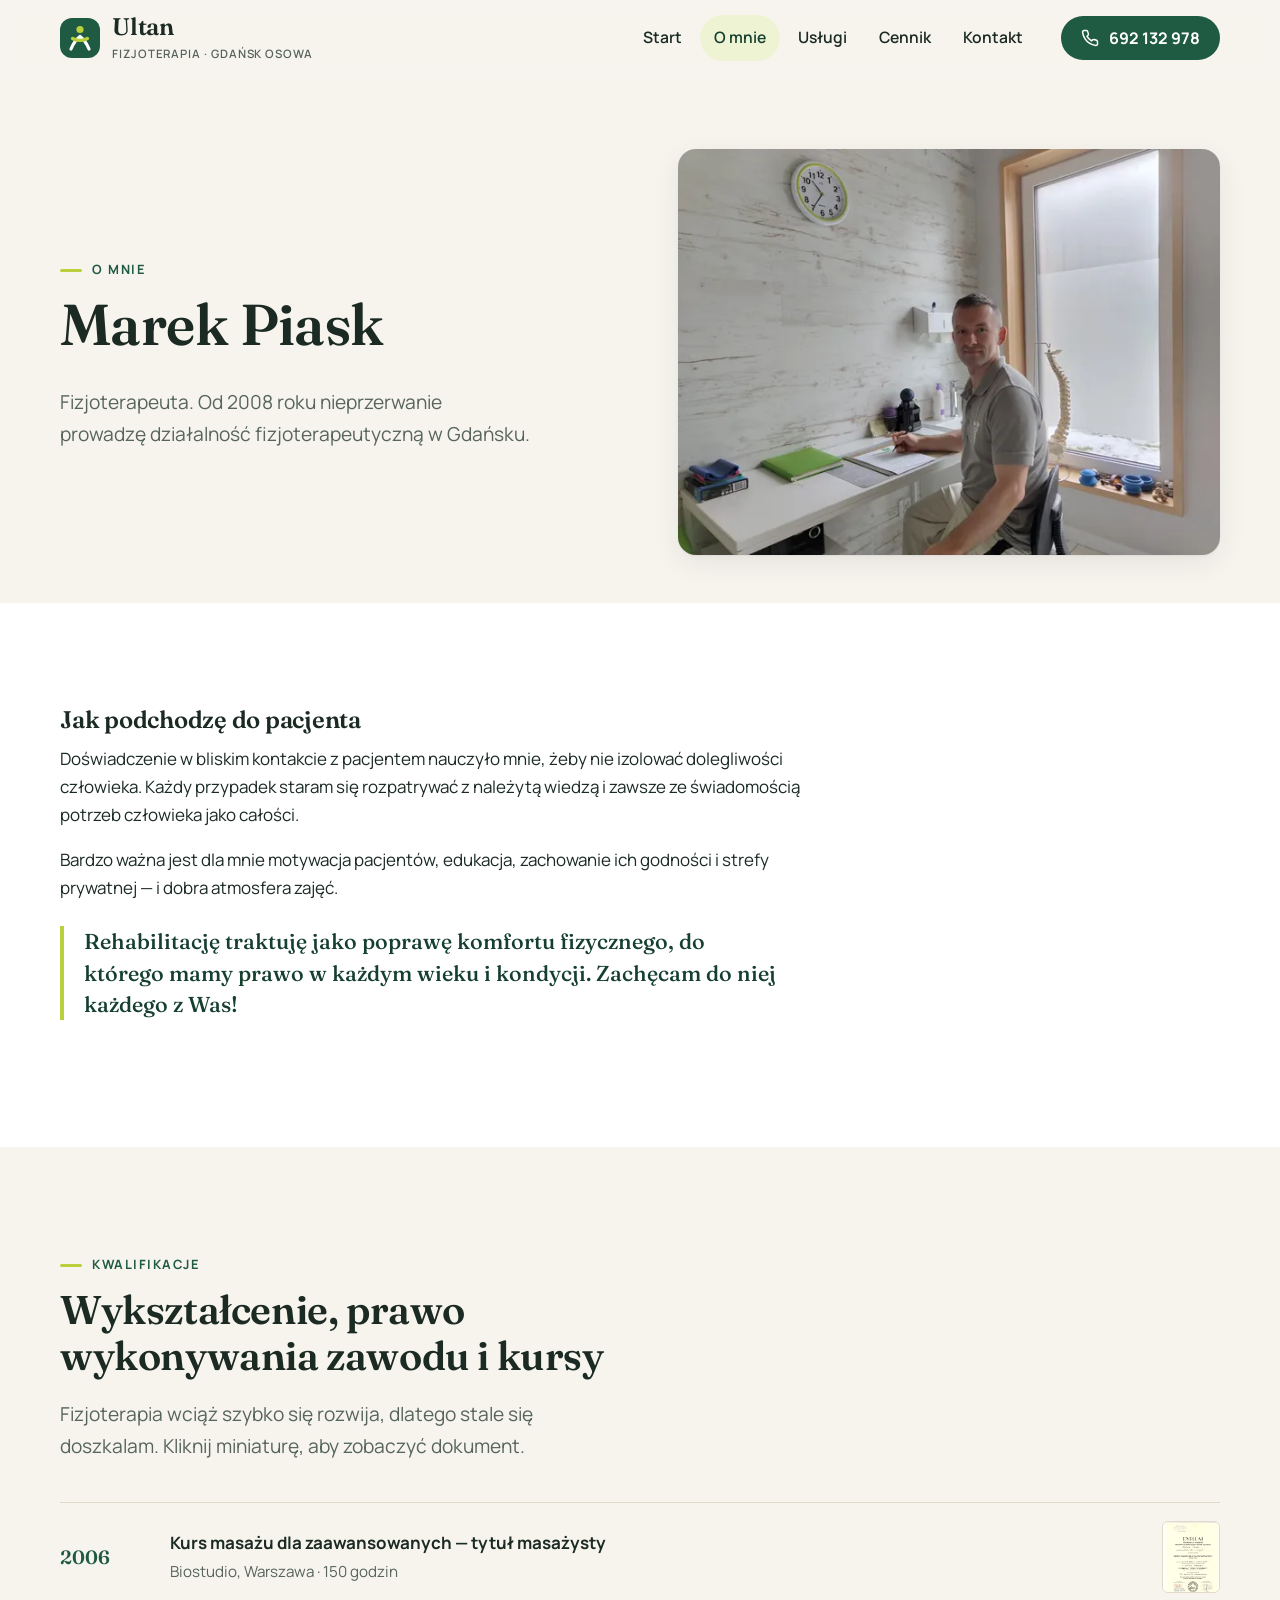
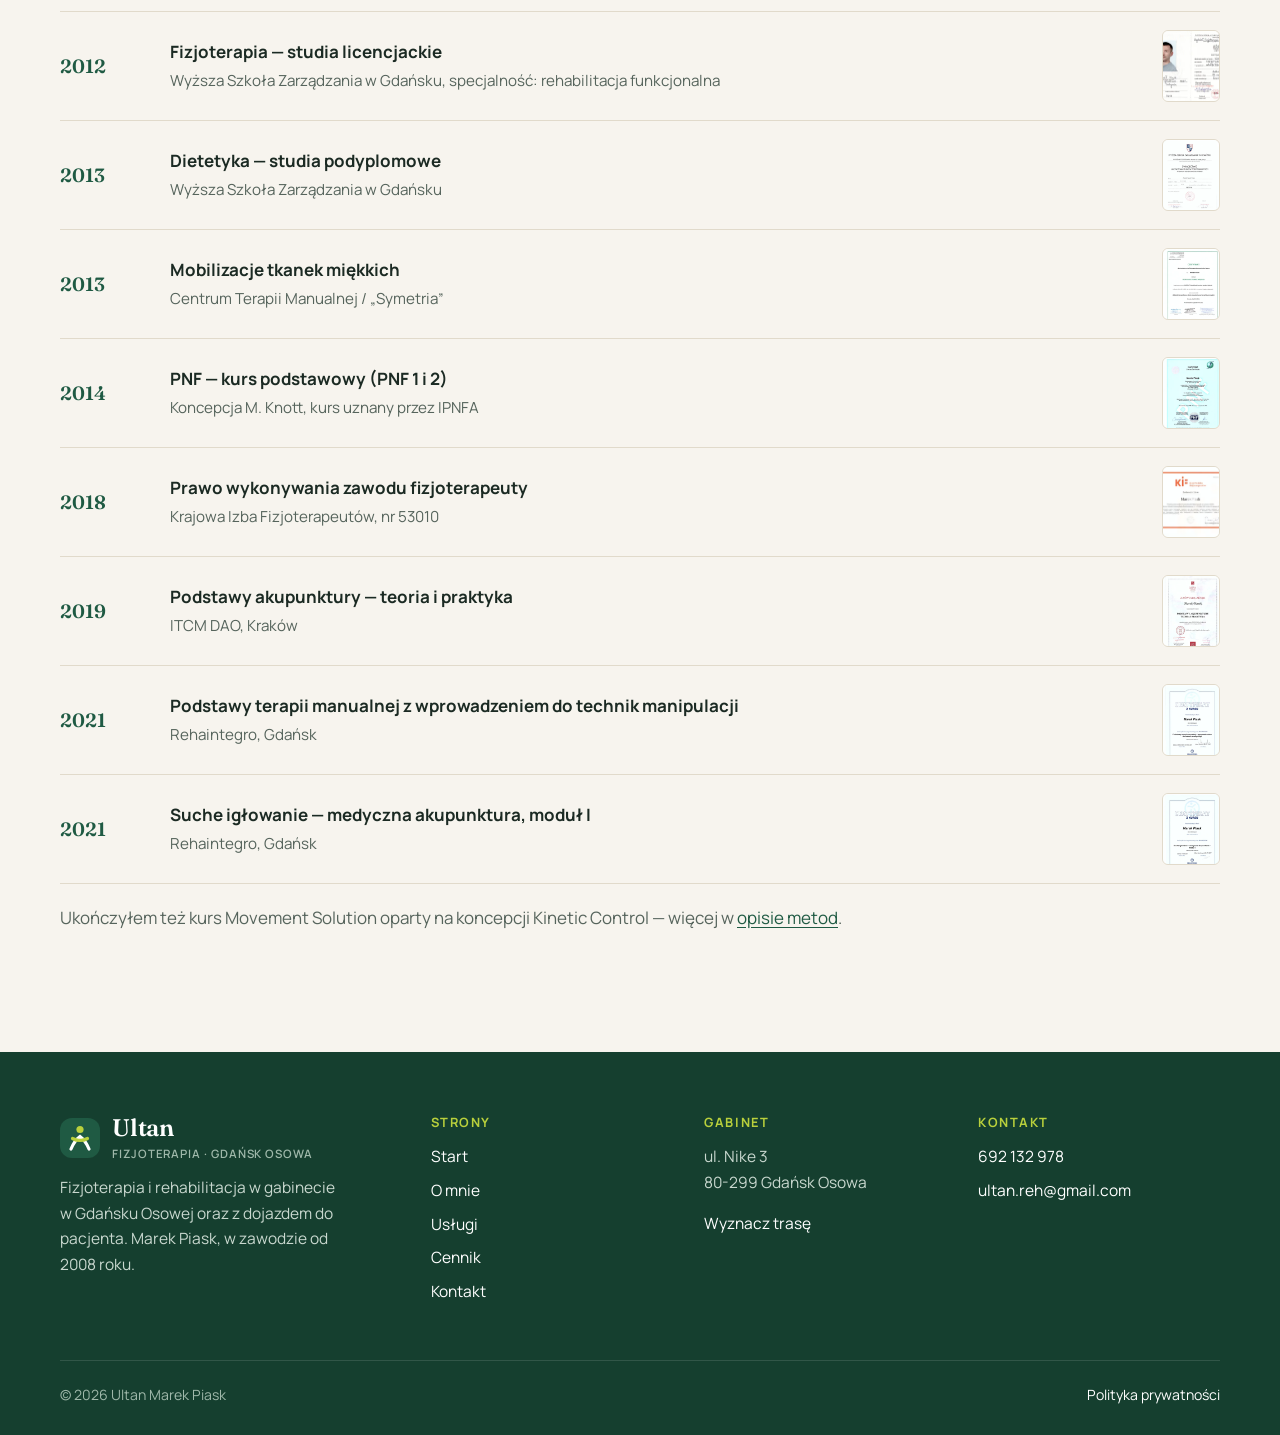
<file: o-mnie/index.html>
<!doctype html>
<html lang="pl">
<head>
<meta charset="utf-8">
<meta name="viewport" content="width=device-width, initial-scale=1">
<title>O mnie — Marek Piask, fizjoterapeuta Gdańsk | Ultan</title>
<meta name="description" content="Marek Piask — fizjoterapeuta z Gdańska, w zawodzie od 2008 roku. Wykształcenie, prawo wykonywania zawodu i ukończone kursy: terapia manualna, PNF, igłowanie suche, akupunktura, dietetyka.">
<link rel="canonical" href="https://ultan.pl/o-mnie/">
<meta property="og:type" content="website">
<meta property="og:locale" content="pl_PL">
<meta property="og:title" content="O mnie — Marek Piask, fizjoterapeuta Gdańsk | Ultan">
<meta property="og:description" content="Marek Piask — fizjoterapeuta z Gdańska, w zawodzie od 2008 roku. Wykształcenie, prawo wykonywania zawodu i ukończone kursy: terapia manualna, PNF, igłowanie suche, akupunktura, dietetyka.">
<meta property="og:url" content="https://ultan.pl/o-mnie/">
<meta property="og:image" content="https://ultan.pl/assets/img/gabinet-szeroki-1920.webp">
<meta name="theme-color" content="#1f5a43">
<link rel="icon" href="../favicon.svg" type="image/svg+xml">
<link rel="preload" href="../assets/fonts/fraunces-latin.woff2" as="font" type="font/woff2" crossorigin>
<link rel="preload" href="../assets/fonts/manrope-latin.woff2" as="font" type="font/woff2" crossorigin>
<link rel="stylesheet" href="../assets/css/styl.css">

</head>
<body>
<a class="skip" href="#tresc">Przejdź do treści</a>
<header class="site-header">
  <div class="wrap site-header__in">
    <a class="logo" href="../" aria-label="Ultan — strona główna"><svg class="logo__mark" viewBox="0 0 40 40" aria-hidden="true"><rect width="40" height="40" rx="12" fill="#1f5a43"/><circle cx="20" cy="11.5" r="3.6" fill="#b9d03c"/><path d="M11 31c2.5-6 5.5-10 9-12.5 3.5 2.5 6.5 6.5 9 12.5" fill="none" stroke="#fff" stroke-width="3.2" stroke-linecap="round"/><path d="M12.5 20.5c2.6 1.4 5.1 2 7.5 2s4.9-.6 7.5-2" fill="none" stroke="#b9d03c" stroke-width="3.2" stroke-linecap="round"/></svg><span><span class="logo__name">Ultan</span><span class="logo__sub">Fizjoterapia · Gdańsk Osowa</span></span></a>
    <nav class="nav" id="menu" aria-label="Menu główne"><ul><li><a href="../">Start</a></li><li><a href="../o-mnie/" aria-current="page">O mnie</a></li><li><a href="../uslugi/">Usługi</a></li><li><a href="../cennik/">Cennik</a></li><li><a href="../kontakt/">Kontakt</a></li></ul></nav>
    <a class="btn btn--primary header-call" href="tel:+48692132978"><svg viewBox="0 0 24 24" fill="none" stroke="currentColor" stroke-width="2" stroke-linecap="round" stroke-linejoin="round" aria-hidden="true"><path d="M22 16.9v3a2 2 0 0 1-2.2 2 19.8 19.8 0 0 1-8.6-3.1 19.5 19.5 0 0 1-6-6A19.8 19.8 0 0 1 2.1 4.2 2 2 0 0 1 4.1 2h3a2 2 0 0 1 2 1.7c.1.9.4 1.8.7 2.7a2 2 0 0 1-.5 2.1L8 9.8a16 16 0 0 0 6 6l1.3-1.3a2 2 0 0 1 2.1-.4c.9.3 1.8.6 2.7.7a2 2 0 0 1 1.7 2z"/></svg>692 132 978</a>
    <button class="menu-toggle" type="button" aria-controls="menu" aria-expanded="false" aria-label="Otwórz menu"><svg viewBox="0 0 24 24" fill="none" stroke="currentColor" stroke-width="2" stroke-linecap="round" aria-hidden="true"><path d="M3 6h18M3 12h18M3 18h18"/></svg></button>
  </div>
</header>
<main id="tresc">
<section class="page-head">
  <div class="wrap split">
    <div>
      <span class="eyebrow">O mnie</span>
      <h1>Marek Piask</h1>
      <p class="lead">Fizjoterapeuta. Od 2008 roku nieprzerwanie prowadzę działalność fizjoterapeutyczną w Gdańsku.</p>
    </div>
    <div class="split__media">
      <img src="../assets/img/marek-piask-1200.webp" srcset="../assets/img/marek-piask-600.webp 600w, ../assets/img/marek-piask-1200.webp 1200w" sizes="(max-width: 860px) 100vw, 540px" width="1200" height="900" alt="Marek Piask w gabinecie Ultan" fetchpriority="high">
    </div>
  </div>
</section>

<section class="section section--white">
  <div class="wrap"><div class="prose">
    <h2 style="margin-top:0">Jak podchodzę do pacjenta</h2>
    <p>Doświadczenie w bliskim kontakcie z pacjentem nauczyło mnie, żeby nie izolować dolegliwości człowieka. Każdy przypadek staram się rozpatrywać z należytą wiedzą i zawsze ze świadomością potrzeb człowieka jako całości.</p>
    <p>Bardzo ważna jest dla mnie motywacja pacjentów, edukacja, zachowanie ich godności i strefy prywatnej — i dobra atmosfera zajęć.</p>
    <p class="quote">Rehabilitację traktuję jako poprawę komfortu fizycznego, do którego mamy prawo w każdym wieku i kondycji. Zachęcam do niej każdego z Was!</p>
  </div></div>
</section>

<section class="section" id="kwalifikacje">
  <div class="wrap">
    <div class="section__head">
      <span class="eyebrow">Kwalifikacje</span>
      <h2>Wykształcenie, prawo wykonywania zawodu i kursy</h2>
      <p class="lead">Fizjoterapia wciąż szybko się rozwija, dlatego stale się doszkalam. Kliknij miniaturę, aby zobaczyć dokument.</p>
    </div>
    <ul class="creds">
      <li>
        <span class="creds__year">2006</span>
        <div class="creds__what"><strong>Kurs masażu dla zaawansowanych — tytuł masażysty</strong><span>Biostudio, Warszawa · 150 godzin</span></div>
        <button type="button" data-full="../assets/img/dyplomy/masaz-duzy.webp" data-alt="Dyplom ukończenia kursu masażu"><img src="../assets/img/dyplomy/masaz-mini.webp" width="400" height="553" alt="Dyplom — kurs masażu" loading="lazy"></button>
      </li>
      <li>
        <span class="creds__year">2012</span>
        <div class="creds__what"><strong>Fizjoterapia — studia licencjackie</strong><span>Wyższa Szkoła Zarządzania w Gdańsku, specjalność: rehabilitacja funkcjonalna</span></div>
        <button type="button" data-full="../assets/img/dyplomy/studia-duzy.webp" data-alt="Dyplom ukończenia studiów — fizjoterapia"><img src="../assets/img/dyplomy/studia-mini.webp" width="400" height="282" alt="Dyplom ukończenia studiów" loading="lazy"></button>
      </li>
      <li>
        <span class="creds__year">2013</span>
        <div class="creds__what"><strong>Dietetyka — studia podyplomowe</strong><span>Wyższa Szkoła Zarządzania w Gdańsku</span></div>
        <button type="button" data-full="../assets/img/dyplomy/dietetyka-duzy.webp" data-alt="Świadectwo ukończenia studiów podyplomowych z dietetyki"><img src="../assets/img/dyplomy/dietetyka-mini.webp" width="400" height="553" alt="Świadectwo — dietetyka" loading="lazy"></button>
      </li>
      <li>
        <span class="creds__year">2013</span>
        <div class="creds__what"><strong>Mobilizacje tkanek miękkich</strong><span>Centrum Terapii Manualnej / „Symetria”</span></div>
        <button type="button" data-full="../assets/img/dyplomy/tkanki-miekkie-duzy.webp" data-alt="Certyfikat — mobilizacje tkanek miękkich"><img src="../assets/img/dyplomy/tkanki-miekkie-mini.webp" width="400" height="553" alt="Certyfikat — tkanki miękkie" loading="lazy"></button>
      </li>
      <li>
        <span class="creds__year">2014</span>
        <div class="creds__what"><strong>PNF — kurs podstawowy (PNF 1 i 2)</strong><span>Koncepcja M. Knott, kurs uznany przez IPNFA</span></div>
        <button type="button" data-full="../assets/img/dyplomy/pnf-duzy.webp" data-alt="Certyfikat — kurs PNF"><img src="../assets/img/dyplomy/pnf-mini.webp" width="400" height="553" alt="Certyfikat — PNF" loading="lazy"></button>
      </li>
      <li>
        <span class="creds__year">2018</span>
        <div class="creds__what"><strong>Prawo wykonywania zawodu fizjoterapeuty</strong><span>Krajowa Izba Fizjoterapeutów, nr 53010</span></div>
        <button type="button" data-full="../assets/img/dyplomy/kif-duzy.webp" data-alt="Zaświadczenie o prawie wykonywania zawodu fizjoterapeuty"><img src="../assets/img/dyplomy/kif-mini.webp" width="400" height="289" alt="Zaświadczenie KIF" loading="lazy"></button>
      </li>
      <li>
        <span class="creds__year">2019</span>
        <div class="creds__what"><strong>Podstawy akupunktury — teoria i praktyka</strong><span>ITCM DAO, Kraków</span></div>
        <button type="button" data-full="../assets/img/dyplomy/akupunktura-duzy.webp" data-alt="Zaświadczenie — podstawy akupunktury"><img src="../assets/img/dyplomy/akupunktura-mini.webp" width="400" height="553" alt="Zaświadczenie — akupunktura" loading="lazy"></button>
      </li>
      <li>
        <span class="creds__year">2021</span>
        <div class="creds__what"><strong>Podstawy terapii manualnej z wprowadzeniem do technik manipulacji</strong><span>Rehaintegro, Gdańsk</span></div>
        <button type="button" data-full="../assets/img/dyplomy/terapia-manualna-duzy.webp" data-alt="Certyfikat — terapia manualna"><img src="../assets/img/dyplomy/terapia-manualna-mini.webp" width="400" height="553" alt="Certyfikat — terapia manualna" loading="lazy"></button>
      </li>
      <li>
        <span class="creds__year">2021</span>
        <div class="creds__what"><strong>Suche igłowanie — medyczna akupunktura, moduł I</strong><span>Rehaintegro, Gdańsk</span></div>
        <button type="button" data-full="../assets/img/dyplomy/iglowanie-suche-duzy.webp" data-alt="Certyfikat — suche igłowanie"><img src="../assets/img/dyplomy/iglowanie-suche-mini.webp" width="400" height="553" alt="Certyfikat — suche igłowanie" loading="lazy"></button>
      </li>
    </ul>
    <p style="margin-top:20px;color:var(--muted)">Ukończyłem też kurs Movement Solution oparty na koncepcji Kinetic Control — więcej w <a href="../uslugi/#metody">opisie metod</a>.</p>
  </div>
</section>

<dialog class="lightbox" aria-label="Podgląd dokumentu">
  <button class="lightbox__close" type="button" aria-label="Zamknij">×</button>
  <img alt="">
</dialog>
</main>
<footer class="site-footer">
  <div class="wrap">
    <div class="footer-grid">
      <div>
        <a class="logo" href="../" aria-label="Ultan — strona główna"><svg class="logo__mark" viewBox="0 0 40 40" aria-hidden="true"><rect width="40" height="40" rx="12" fill="#1f5a43"/><circle cx="20" cy="11.5" r="3.6" fill="#b9d03c"/><path d="M11 31c2.5-6 5.5-10 9-12.5 3.5 2.5 6.5 6.5 9 12.5" fill="none" stroke="#fff" stroke-width="3.2" stroke-linecap="round"/><path d="M12.5 20.5c2.6 1.4 5.1 2 7.5 2s4.9-.6 7.5-2" fill="none" stroke="#b9d03c" stroke-width="3.2" stroke-linecap="round"/></svg><span><span class="logo__name">Ultan</span><span class="logo__sub">Fizjoterapia · Gdańsk Osowa</span></span></a>
        <p>Fizjoterapia i rehabilitacja w gabinecie w Gdańsku Osowej oraz z dojazdem do pacjenta. Marek Piask, w zawodzie od 2008 roku.</p>
      </div>
      <div>
        <h2>Strony</h2>
        <ul><li><a href="../">Start</a></li><li><a href="../o-mnie/">O mnie</a></li><li><a href="../uslugi/">Usługi</a></li><li><a href="../cennik/">Cennik</a></li><li><a href="../kontakt/">Kontakt</a></li></ul>
      </div>
      <div>
        <h2>Gabinet</h2>
        <p>ul. Nike 3<br>80-299 Gdańsk Osowa</p>
        <p><a href="https://www.google.com/maps/dir/?api=1&amp;destination=ul.+Nike+3,+80-299+Gda%C5%84sk" rel="noopener">Wyznacz trasę</a></p>
      </div>
      <div>
        <h2>Kontakt</h2>
        <ul>
          <li><a href="tel:+48692132978">692 132 978</a></li>
          <li><a href="mailto:ultan.reh@gmail.com">ultan.reh@gmail.com</a></li>
        </ul>
      </div>
    </div>
    <div class="footer-bottom">
      <span>© <span data-year>2026</span> Ultan Marek Piask</span>
      <a href="../polityka-prywatnosci/">Polityka prywatności</a>
    </div>
  </div>
</footer>
<a class="btn btn--lime callbar" href="tel:+48692132978"><svg viewBox="0 0 24 24" fill="none" stroke="currentColor" stroke-width="2" stroke-linecap="round" stroke-linejoin="round" aria-hidden="true"><path d="M22 16.9v3a2 2 0 0 1-2.2 2 19.8 19.8 0 0 1-8.6-3.1 19.5 19.5 0 0 1-6-6A19.8 19.8 0 0 1 2.1 4.2 2 2 0 0 1 4.1 2h3a2 2 0 0 1 2 1.7c.1.9.4 1.8.7 2.7a2 2 0 0 1-.5 2.1L8 9.8a16 16 0 0 0 6 6l1.3-1.3a2 2 0 0 1 2.1-.4c.9.3 1.8.6 2.7.7a2 2 0 0 1 1.7 2z"/></svg>Zadzwoń: 692 132 978</a>
<script src="../assets/js/strona.js" defer></script>
</body>
</html>
</file>
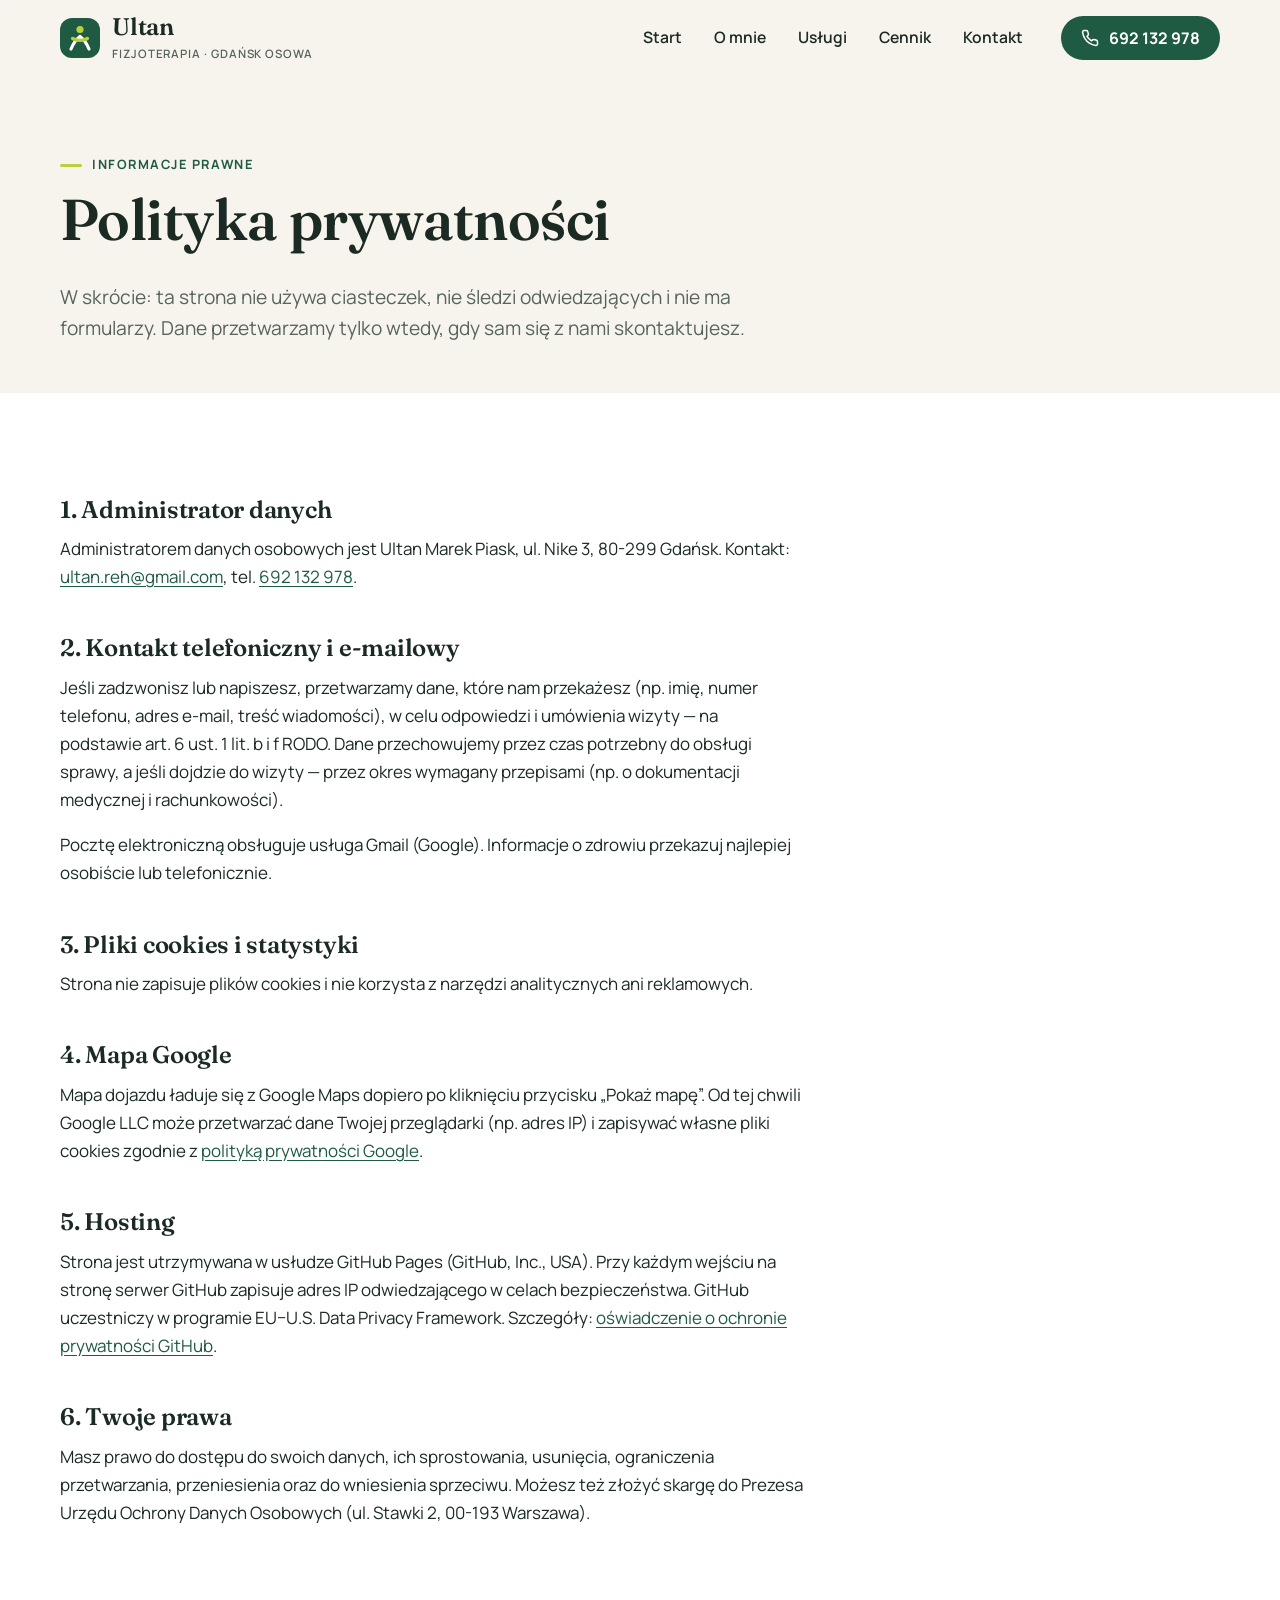
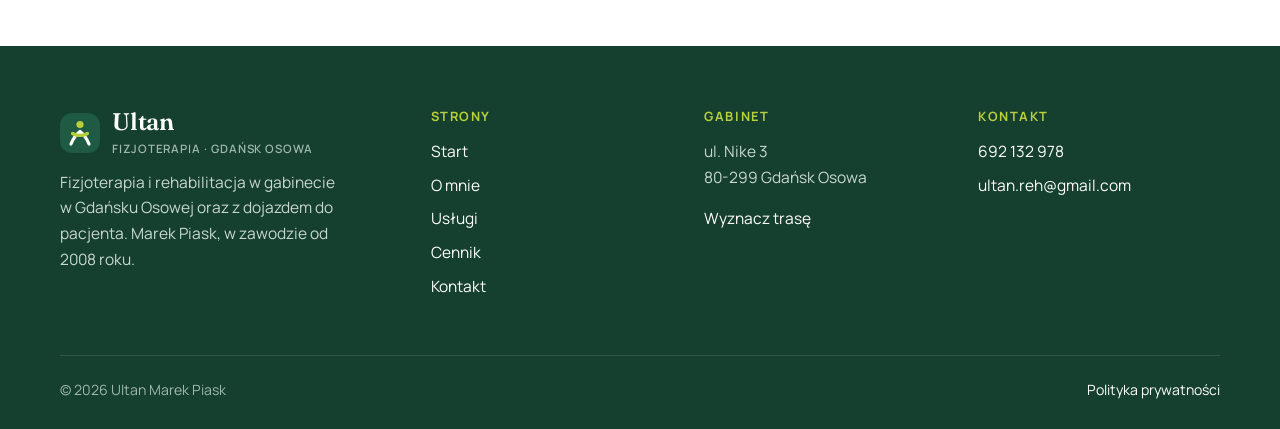
<file: polityka-prywatnosci/index.html>
<!doctype html>
<html lang="pl">
<head>
<meta charset="utf-8">
<meta name="viewport" content="width=device-width, initial-scale=1">
<title>Polityka prywatności | Ultan — fizjoterapia Gdańsk</title>
<meta name="description" content="Polityka prywatności strony ultan.pl: jakie dane przetwarzamy, pliki cookies, mapa Google, hosting i Twoje prawa.">
<link rel="canonical" href="https://ultan.pl/polityka-prywatnosci/">
<meta property="og:type" content="website">
<meta property="og:locale" content="pl_PL">
<meta property="og:title" content="Polityka prywatności | Ultan — fizjoterapia Gdańsk">
<meta property="og:description" content="Polityka prywatności strony ultan.pl: jakie dane przetwarzamy, pliki cookies, mapa Google, hosting i Twoje prawa.">
<meta property="og:url" content="https://ultan.pl/polityka-prywatnosci/">
<meta property="og:image" content="https://ultan.pl/assets/img/gabinet-szeroki-1920.webp">
<meta name="theme-color" content="#1f5a43">
<link rel="icon" href="../favicon.svg" type="image/svg+xml">
<link rel="preload" href="../assets/fonts/fraunces-latin.woff2" as="font" type="font/woff2" crossorigin>
<link rel="preload" href="../assets/fonts/manrope-latin.woff2" as="font" type="font/woff2" crossorigin>
<link rel="stylesheet" href="../assets/css/styl.css">

</head>
<body>
<a class="skip" href="#tresc">Przejdź do treści</a>
<header class="site-header">
  <div class="wrap site-header__in">
    <a class="logo" href="../" aria-label="Ultan — strona główna"><svg class="logo__mark" viewBox="0 0 40 40" aria-hidden="true"><rect width="40" height="40" rx="12" fill="#1f5a43"/><circle cx="20" cy="11.5" r="3.6" fill="#b9d03c"/><path d="M11 31c2.5-6 5.5-10 9-12.5 3.5 2.5 6.5 6.5 9 12.5" fill="none" stroke="#fff" stroke-width="3.2" stroke-linecap="round"/><path d="M12.5 20.5c2.6 1.4 5.1 2 7.5 2s4.9-.6 7.5-2" fill="none" stroke="#b9d03c" stroke-width="3.2" stroke-linecap="round"/></svg><span><span class="logo__name">Ultan</span><span class="logo__sub">Fizjoterapia · Gdańsk Osowa</span></span></a>
    <nav class="nav" id="menu" aria-label="Menu główne"><ul><li><a href="../">Start</a></li><li><a href="../o-mnie/">O mnie</a></li><li><a href="../uslugi/">Usługi</a></li><li><a href="../cennik/">Cennik</a></li><li><a href="../kontakt/">Kontakt</a></li></ul></nav>
    <a class="btn btn--primary header-call" href="tel:+48692132978"><svg viewBox="0 0 24 24" fill="none" stroke="currentColor" stroke-width="2" stroke-linecap="round" stroke-linejoin="round" aria-hidden="true"><path d="M22 16.9v3a2 2 0 0 1-2.2 2 19.8 19.8 0 0 1-8.6-3.1 19.5 19.5 0 0 1-6-6A19.8 19.8 0 0 1 2.1 4.2 2 2 0 0 1 4.1 2h3a2 2 0 0 1 2 1.7c.1.9.4 1.8.7 2.7a2 2 0 0 1-.5 2.1L8 9.8a16 16 0 0 0 6 6l1.3-1.3a2 2 0 0 1 2.1-.4c.9.3 1.8.6 2.7.7a2 2 0 0 1 1.7 2z"/></svg>692 132 978</a>
    <button class="menu-toggle" type="button" aria-controls="menu" aria-expanded="false" aria-label="Otwórz menu"><svg viewBox="0 0 24 24" fill="none" stroke="currentColor" stroke-width="2" stroke-linecap="round" aria-hidden="true"><path d="M3 6h18M3 12h18M3 18h18"/></svg></button>
  </div>
</header>
<main id="tresc">
<section class="page-head">
  <div class="wrap">
    <span class="eyebrow">Informacje prawne</span>
    <h1>Polityka prywatności</h1>
    <p class="lead">W skrócie: ta strona nie używa ciasteczek, nie śledzi odwiedzających i nie ma formularzy. Dane przetwarzamy tylko wtedy, gdy sam się z nami skontaktujesz.</p>
  </div>
</section>

<section class="section section--white">
  <div class="wrap"><div class="prose">
    <h2 style="margin-top:0">1. Administrator danych</h2>
    <p>Administratorem danych osobowych jest Ultan Marek Piask, ul. Nike 3, 80-299 Gdańsk. Kontakt: <a href="mailto:ultan.reh@gmail.com">ultan.reh@gmail.com</a>, tel. <a href="tel:+48692132978">692 132 978</a>.</p>

    <h2>2. Kontakt telefoniczny i e-mailowy</h2>
    <p>Jeśli zadzwonisz lub napiszesz, przetwarzamy dane, które nam przekażesz (np. imię, numer telefonu, adres e-mail, treść wiadomości), w celu odpowiedzi i umówienia wizyty — na podstawie art. 6 ust. 1 lit. b i f RODO. Dane przechowujemy przez czas potrzebny do obsługi sprawy, a jeśli dojdzie do wizyty — przez okres wymagany przepisami (np. o dokumentacji medycznej i rachunkowości).</p>
    <p>Pocztę elektroniczną obsługuje usługa Gmail (Google). Informacje o zdrowiu przekazuj najlepiej osobiście lub telefonicznie.</p>

    <h2>3. Pliki cookies i statystyki</h2>
    <p>Strona nie zapisuje plików cookies i nie korzysta z narzędzi analitycznych ani reklamowych.</p>

    <h2>4. Mapa Google</h2>
    <p>Mapa dojazdu ładuje się z Google Maps dopiero po kliknięciu przycisku „Pokaż mapę”. Od tej chwili Google LLC może przetwarzać dane Twojej przeglądarki (np. adres IP) i zapisywać własne pliki cookies zgodnie z <a href="https://policies.google.com/privacy?hl=pl" rel="noopener">polityką prywatności Google</a>.</p>

    <h2>5. Hosting</h2>
    <p>Strona jest utrzymywana w usłudze GitHub Pages (GitHub, Inc., USA). Przy każdym wejściu na stronę serwer GitHub zapisuje adres IP odwiedzającego w celach bezpieczeństwa. GitHub uczestniczy w programie EU–U.S. Data Privacy Framework. Szczegóły: <a href="https://docs.github.com/pl/site-policy/privacy-policies/github-general-privacy-statement" rel="noopener">oświadczenie o ochronie prywatności GitHub</a>.</p>

    <h2>6. Twoje prawa</h2>
    <p>Masz prawo do dostępu do swoich danych, ich sprostowania, usunięcia, ograniczenia przetwarzania, przeniesienia oraz do wniesienia sprzeciwu. Możesz też złożyć skargę do Prezesa Urzędu Ochrony Danych Osobowych (ul. Stawki 2, 00-193 Warszawa).</p>
  </div></div>
</section>
</main>
<footer class="site-footer">
  <div class="wrap">
    <div class="footer-grid">
      <div>
        <a class="logo" href="../" aria-label="Ultan — strona główna"><svg class="logo__mark" viewBox="0 0 40 40" aria-hidden="true"><rect width="40" height="40" rx="12" fill="#1f5a43"/><circle cx="20" cy="11.5" r="3.6" fill="#b9d03c"/><path d="M11 31c2.5-6 5.5-10 9-12.5 3.5 2.5 6.5 6.5 9 12.5" fill="none" stroke="#fff" stroke-width="3.2" stroke-linecap="round"/><path d="M12.5 20.5c2.6 1.4 5.1 2 7.5 2s4.9-.6 7.5-2" fill="none" stroke="#b9d03c" stroke-width="3.2" stroke-linecap="round"/></svg><span><span class="logo__name">Ultan</span><span class="logo__sub">Fizjoterapia · Gdańsk Osowa</span></span></a>
        <p>Fizjoterapia i rehabilitacja w gabinecie w Gdańsku Osowej oraz z dojazdem do pacjenta. Marek Piask, w zawodzie od 2008 roku.</p>
      </div>
      <div>
        <h2>Strony</h2>
        <ul><li><a href="../">Start</a></li><li><a href="../o-mnie/">O mnie</a></li><li><a href="../uslugi/">Usługi</a></li><li><a href="../cennik/">Cennik</a></li><li><a href="../kontakt/">Kontakt</a></li></ul>
      </div>
      <div>
        <h2>Gabinet</h2>
        <p>ul. Nike 3<br>80-299 Gdańsk Osowa</p>
        <p><a href="https://www.google.com/maps/dir/?api=1&amp;destination=ul.+Nike+3,+80-299+Gda%C5%84sk" rel="noopener">Wyznacz trasę</a></p>
      </div>
      <div>
        <h2>Kontakt</h2>
        <ul>
          <li><a href="tel:+48692132978">692 132 978</a></li>
          <li><a href="mailto:ultan.reh@gmail.com">ultan.reh@gmail.com</a></li>
        </ul>
      </div>
    </div>
    <div class="footer-bottom">
      <span>© <span data-year>2026</span> Ultan Marek Piask</span>
      <a href="../polityka-prywatnosci/">Polityka prywatności</a>
    </div>
  </div>
</footer>
<a class="btn btn--lime callbar" href="tel:+48692132978"><svg viewBox="0 0 24 24" fill="none" stroke="currentColor" stroke-width="2" stroke-linecap="round" stroke-linejoin="round" aria-hidden="true"><path d="M22 16.9v3a2 2 0 0 1-2.2 2 19.8 19.8 0 0 1-8.6-3.1 19.5 19.5 0 0 1-6-6A19.8 19.8 0 0 1 2.1 4.2 2 2 0 0 1 4.1 2h3a2 2 0 0 1 2 1.7c.1.9.4 1.8.7 2.7a2 2 0 0 1-.5 2.1L8 9.8a16 16 0 0 0 6 6l1.3-1.3a2 2 0 0 1 2.1-.4c.9.3 1.8.6 2.7.7a2 2 0 0 1 1.7 2z"/></svg>Zadzwoń: 692 132 978</a>
<script src="../assets/js/strona.js" defer></script>
</body>
</html>
</file>
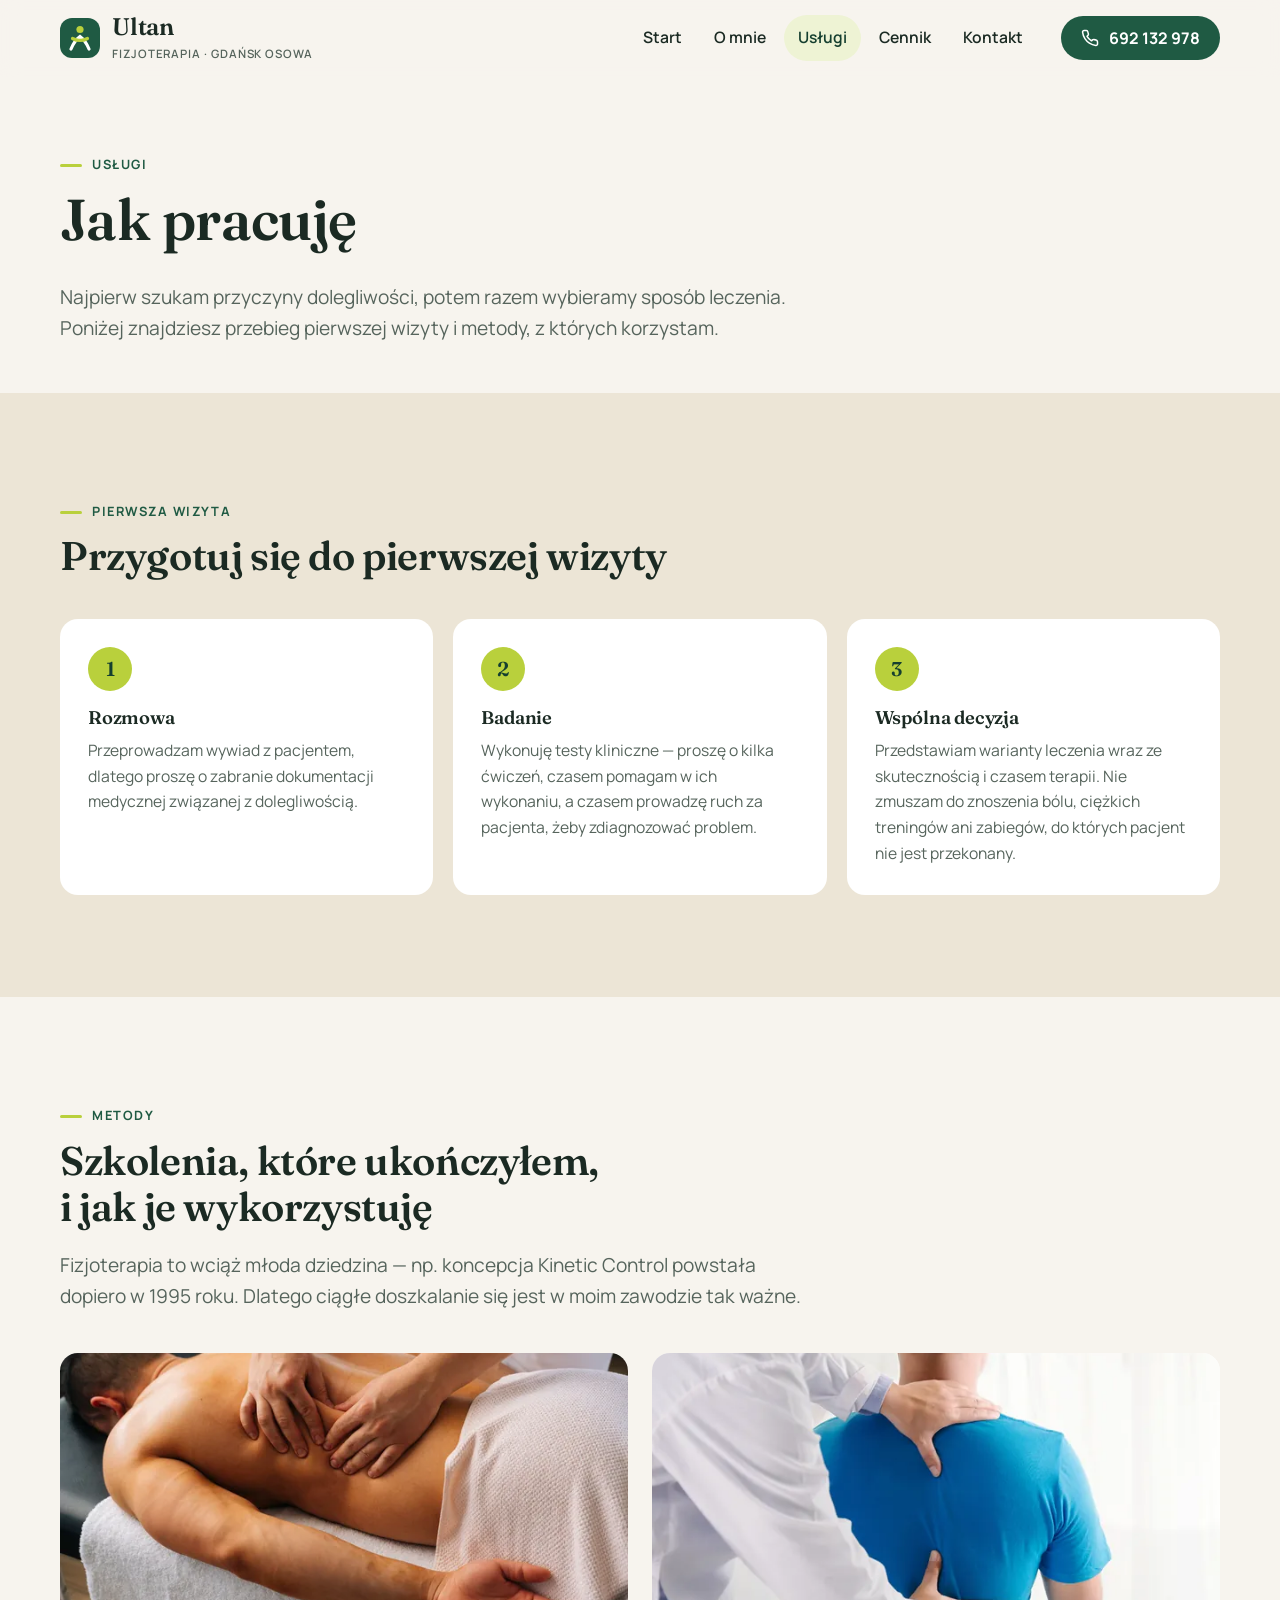
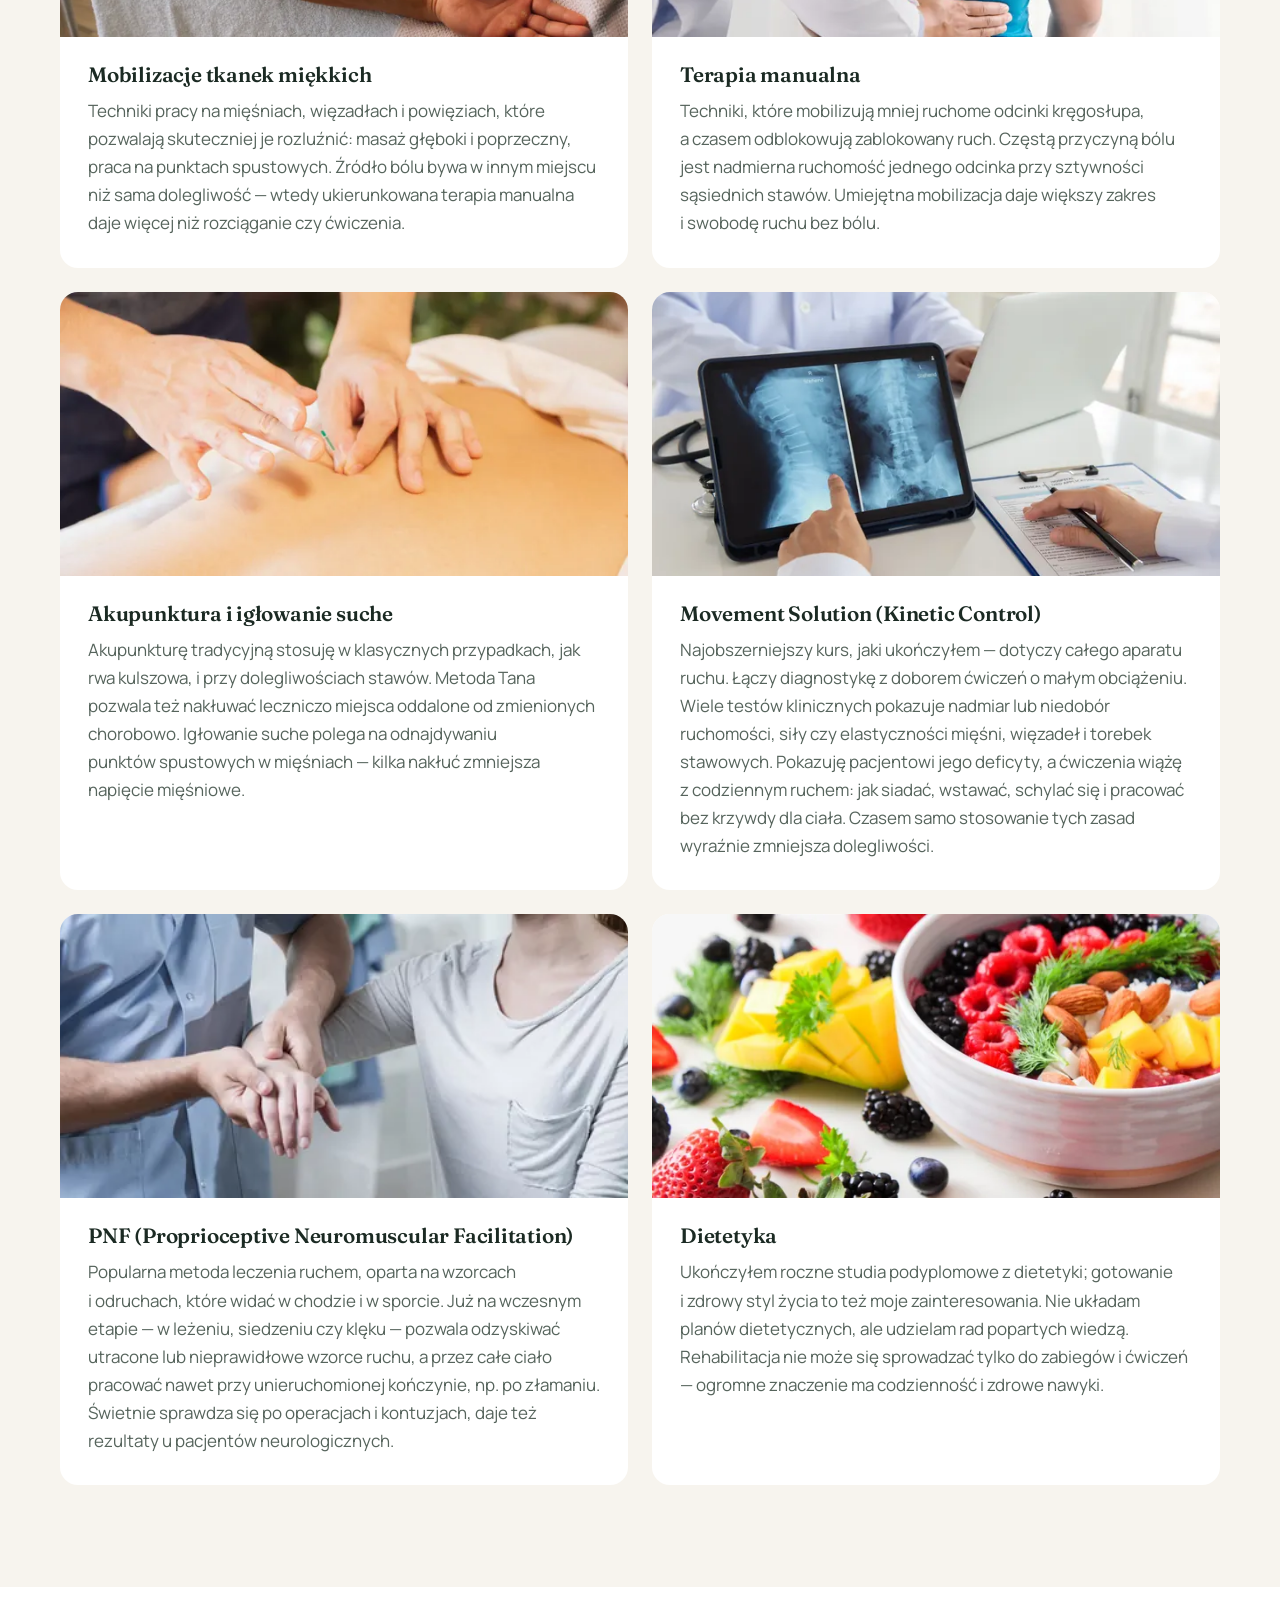
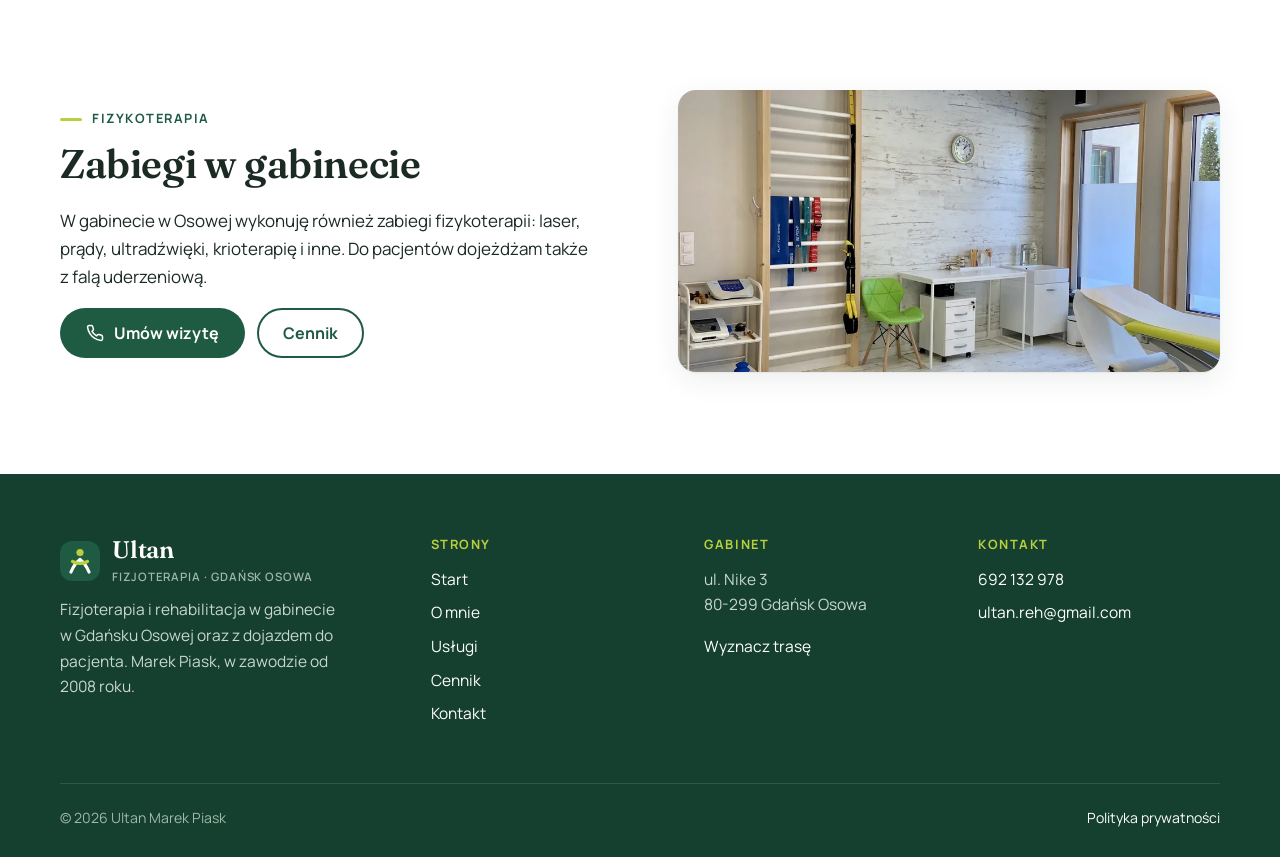
<file: uslugi/index.html>
<!doctype html>
<html lang="pl">
<head>
<meta charset="utf-8">
<meta name="viewport" content="width=device-width, initial-scale=1">
<title>Usługi — rehabilitacja, terapia manualna, igłowanie | Ultan Gdańsk</title>
<meta name="description" content="Pierwsza wizyta i metody pracy: mobilizacje tkanek miękkich, terapia manualna, akupunktura i igłowanie suche, PNF, Movement Solution (Kinetic Control), porady dietetyczne. Gdańsk Osowa i dojazd.">
<link rel="canonical" href="https://ultan.pl/uslugi/">
<meta property="og:type" content="website">
<meta property="og:locale" content="pl_PL">
<meta property="og:title" content="Usługi — rehabilitacja, terapia manualna, igłowanie | Ultan Gdańsk">
<meta property="og:description" content="Pierwsza wizyta i metody pracy: mobilizacje tkanek miękkich, terapia manualna, akupunktura i igłowanie suche, PNF, Movement Solution (Kinetic Control), porady dietetyczne. Gdańsk Osowa i dojazd.">
<meta property="og:url" content="https://ultan.pl/uslugi/">
<meta property="og:image" content="https://ultan.pl/assets/img/gabinet-szeroki-1920.webp">
<meta name="theme-color" content="#1f5a43">
<link rel="icon" href="../favicon.svg" type="image/svg+xml">
<link rel="preload" href="../assets/fonts/fraunces-latin.woff2" as="font" type="font/woff2" crossorigin>
<link rel="preload" href="../assets/fonts/manrope-latin.woff2" as="font" type="font/woff2" crossorigin>
<link rel="stylesheet" href="../assets/css/styl.css">

</head>
<body>
<a class="skip" href="#tresc">Przejdź do treści</a>
<header class="site-header">
  <div class="wrap site-header__in">
    <a class="logo" href="../" aria-label="Ultan — strona główna"><svg class="logo__mark" viewBox="0 0 40 40" aria-hidden="true"><rect width="40" height="40" rx="12" fill="#1f5a43"/><circle cx="20" cy="11.5" r="3.6" fill="#b9d03c"/><path d="M11 31c2.5-6 5.5-10 9-12.5 3.5 2.5 6.5 6.5 9 12.5" fill="none" stroke="#fff" stroke-width="3.2" stroke-linecap="round"/><path d="M12.5 20.5c2.6 1.4 5.1 2 7.5 2s4.9-.6 7.5-2" fill="none" stroke="#b9d03c" stroke-width="3.2" stroke-linecap="round"/></svg><span><span class="logo__name">Ultan</span><span class="logo__sub">Fizjoterapia · Gdańsk Osowa</span></span></a>
    <nav class="nav" id="menu" aria-label="Menu główne"><ul><li><a href="../">Start</a></li><li><a href="../o-mnie/">O mnie</a></li><li><a href="../uslugi/" aria-current="page">Usługi</a></li><li><a href="../cennik/">Cennik</a></li><li><a href="../kontakt/">Kontakt</a></li></ul></nav>
    <a class="btn btn--primary header-call" href="tel:+48692132978"><svg viewBox="0 0 24 24" fill="none" stroke="currentColor" stroke-width="2" stroke-linecap="round" stroke-linejoin="round" aria-hidden="true"><path d="M22 16.9v3a2 2 0 0 1-2.2 2 19.8 19.8 0 0 1-8.6-3.1 19.5 19.5 0 0 1-6-6A19.8 19.8 0 0 1 2.1 4.2 2 2 0 0 1 4.1 2h3a2 2 0 0 1 2 1.7c.1.9.4 1.8.7 2.7a2 2 0 0 1-.5 2.1L8 9.8a16 16 0 0 0 6 6l1.3-1.3a2 2 0 0 1 2.1-.4c.9.3 1.8.6 2.7.7a2 2 0 0 1 1.7 2z"/></svg>692 132 978</a>
    <button class="menu-toggle" type="button" aria-controls="menu" aria-expanded="false" aria-label="Otwórz menu"><svg viewBox="0 0 24 24" fill="none" stroke="currentColor" stroke-width="2" stroke-linecap="round" aria-hidden="true"><path d="M3 6h18M3 12h18M3 18h18"/></svg></button>
  </div>
</header>
<main id="tresc">
<section class="page-head">
  <div class="wrap">
    <span class="eyebrow">Usługi</span>
    <h1>Jak pracuję</h1>
    <p class="lead">Najpierw szukam przyczyny dolegliwości, potem razem wybieramy sposób leczenia. Poniżej znajdziesz przebieg pierwszej wizyty i metody, z których korzystam.</p>
  </div>
</section>

<section class="section section--sand" id="wizyta">
  <div class="wrap">
    <div class="section__head">
      <span class="eyebrow">Pierwsza wizyta</span>
      <h2>Przygotuj się do pierwszej wizyty</h2>
    </div>
    <ol class="steps">
      <li><h3>Rozmowa</h3><p>Przeprowadzam wywiad z pacjentem, dlatego proszę o zabranie dokumentacji medycznej związanej z dolegliwością.</p></li>
      <li><h3>Badanie</h3><p>Wykonuję testy kliniczne — proszę o kilka ćwiczeń, czasem pomagam w ich wykonaniu, a czasem prowadzę ruch za pacjenta, żeby zdiagnozować problem.</p></li>
      <li><h3>Wspólna decyzja</h3><p>Przedstawiam warianty leczenia wraz ze skutecznością i czasem terapii. Nie zmuszam do znoszenia bólu, ciężkich treningów ani zabiegów, do których pacjent nie jest przekonany.</p></li>
    </ol>
  </div>
</section>

<section class="section" id="metody">
  <div class="wrap">
    <div class="section__head">
      <span class="eyebrow">Metody</span>
      <h2>Szkolenia, które ukończyłem, i jak je wykorzystuję</h2>
      <p class="lead">Fizjoterapia to wciąż młoda dziedzina — np. koncepcja Kinetic Control powstała dopiero w 1995 roku. Dlatego ciągłe doszkalanie się jest w moim zawodzie tak ważne.</p>
    </div>
    <div class="methods">
      <article class="method">
        <img src="../assets/img/masaz-1280.webp" srcset="../assets/img/masaz-640.webp 640w, ../assets/img/masaz-1280.webp 1280w" sizes="(max-width: 860px) 100vw, 560px" width="1280" height="650" alt="Masaż głęboki pleców" loading="lazy">
        <div class="method__body">
          <h3>Mobilizacje tkanek miękkich</h3>
          <p>Techniki pracy na mięśniach, więzadłach i powięziach, które pozwalają skuteczniej je rozluźnić: masaż głęboki i poprzeczny, praca na punktach spustowych. Źródło bólu bywa w innym miejscu niż sama dolegliwość — wtedy ukierunkowana terapia manualna daje więcej niż rozciąganie czy ćwiczenia.</p>
        </div>
      </article>
      <article class="method">
        <img src="../assets/img/terapia-manualna-1280.webp" srcset="../assets/img/terapia-manualna-640.webp 640w, ../assets/img/terapia-manualna-1280.webp 1280w" sizes="(max-width: 860px) 100vw, 560px" width="1280" height="853" alt="Terapia manualna kręgosłupa" loading="lazy">
        <div class="method__body">
          <h3>Terapia manualna</h3>
          <p>Techniki, które mobilizują mniej ruchome odcinki kręgosłupa, a czasem odblokowują zablokowany ruch. Częstą przyczyną bólu jest nadmierna ruchomość jednego odcinka przy sztywności sąsiednich stawów. Umiejętna mobilizacja daje większy zakres i swobodę ruchu bez bólu.</p>
        </div>
      </article>
      <article class="method">
        <img src="../assets/img/iglowanie-1300.webp" srcset="../assets/img/iglowanie-650.webp 650w, ../assets/img/iglowanie-1300.webp 1300w" sizes="(max-width: 860px) 100vw, 560px" width="1300" height="650" alt="Igłowanie suche" loading="lazy">
        <div class="method__body">
          <h3>Akupunktura i igłowanie suche</h3>
          <p>Akupunkturę tradycyjną stosuję w klasycznych przypadkach, jak rwa kulszowa, i przy dolegliwościach stawów. Metoda Tana pozwala też nakłuwać leczniczo miejsca oddalone od zmienionych chorobowo. Igłowanie suche polega na odnajdywaniu punktów spustowych w mięśniach — kilka nakłuć zmniejsza napięcie mięśniowe.</p>
        </div>
      </article>
      <article class="method">
        <img src="../assets/img/diagnostyka-1280.webp" srcset="../assets/img/diagnostyka-640.webp 640w, ../assets/img/diagnostyka-1280.webp 1280w" sizes="(max-width: 860px) 100vw, 560px" width="1280" height="855" alt="Analiza zdjęcia RTG kręgosłupa" loading="lazy">
        <div class="method__body">
          <h3>Movement Solution (Kinetic Control)</h3>
          <p>Najobszerniejszy kurs, jaki ukończyłem — dotyczy całego aparatu ruchu. Łączy diagnostykę z doborem ćwiczeń o małym obciążeniu. Wiele testów klinicznych pokazuje nadmiar lub niedobór ruchomości, siły czy elastyczności mięśni, więzadeł i torebek stawowych. Pokazuję pacjentowi jego deficyty, a ćwiczenia wiążę z codziennym ruchem: jak siadać, wstawać, schylać się i pracować bez krzywdy dla ciała. Czasem samo stosowanie tych zasad wyraźnie zmniejsza dolegliwości.</p>
        </div>
      </article>
      <article class="method">
        <img src="../assets/img/pnf-1280.webp" srcset="../assets/img/pnf-640.webp 640w, ../assets/img/pnf-1280.webp 1280w" sizes="(max-width: 860px) 100vw, 560px" width="1280" height="446" alt="Ćwiczenia ręki z fizjoterapeutą" loading="lazy">
        <div class="method__body">
          <h3>PNF (Proprioceptive Neuromuscular Facilitation)</h3>
          <p>Popularna metoda leczenia ruchem, oparta na wzorcach i odruchach, które widać w chodzie i w sporcie. Już na wczesnym etapie — w leżeniu, siedzeniu czy klęku — pozwala odzyskiwać utracone lub nieprawidłowe wzorce ruchu, a przez całe ciało pracować nawet przy unieruchomionej kończynie, np. po złamaniu. Świetnie sprawdza się po operacjach i kontuzjach, daje też rezultaty u pacjentów neurologicznych.</p>
        </div>
      </article>
      <article class="method">
        <img src="../assets/img/dieta-1300.webp" srcset="../assets/img/dieta-650.webp 650w, ../assets/img/dieta-1300.webp 1300w" sizes="(max-width: 860px) 100vw, 560px" width="1300" height="650" alt="Zdrowy posiłek z owocami" loading="lazy">
        <div class="method__body">
          <h3>Dietetyka</h3>
          <p>Ukończyłem roczne studia podyplomowe z dietetyki; gotowanie i zdrowy styl życia to też moje zainteresowania. Nie układam planów dietetycznych, ale udzielam rad popartych wiedzą. Rehabilitacja nie może się sprowadzać tylko do zabiegów i ćwiczeń — ogromne znaczenie ma codzienność i zdrowe nawyki.</p>
        </div>
      </article>
    </div>
  </div>
</section>

<section class="section section--white">
  <div class="wrap split">
    <div>
      <span class="eyebrow">Fizykoterapia</span>
      <h2>Zabiegi w gabinecie</h2>
      <p>W gabinecie w Osowej wykonuję również zabiegi fizykoterapii: laser, prądy, ultradźwięki, krioterapię i inne. Do pacjentów dojeżdżam także z falą uderzeniową.</p>
      <div class="btn-row">
        <a class="btn btn--primary" href="tel:+48692132978"><svg viewBox="0 0 24 24" fill="none" stroke="currentColor" stroke-width="2" stroke-linecap="round" stroke-linejoin="round" aria-hidden="true"><path d="M22 16.9v3a2 2 0 0 1-2.2 2 19.8 19.8 0 0 1-8.6-3.1 19.5 19.5 0 0 1-6-6A19.8 19.8 0 0 1 2.1 4.2 2 2 0 0 1 4.1 2h3a2 2 0 0 1 2 1.7c.1.9.4 1.8.7 2.7a2 2 0 0 1-.5 2.1L8 9.8a16 16 0 0 0 6 6l1.3-1.3a2 2 0 0 1 2.1-.4c.9.3 1.8.6 2.7.7a2 2 0 0 1 1.7 2z"/></svg>Umów wizytę</a>
        <a class="btn btn--ghost" href="../cennik/">Cennik</a>
      </div>
    </div>
    <div class="split__media">
      <img src="../assets/img/gabinet-szeroki-1920.webp" srcset="../assets/img/gabinet-szeroki-960.webp 960w, ../assets/img/gabinet-szeroki-1920.webp 1920w" sizes="(max-width: 860px) 100vw, 560px" width="1920" height="1000" alt="Gabinet Ultan — sala z drabinkami i stanowiskiem fizykoterapii" loading="lazy">
    </div>
  </div>
</section>
</main>
<footer class="site-footer">
  <div class="wrap">
    <div class="footer-grid">
      <div>
        <a class="logo" href="../" aria-label="Ultan — strona główna"><svg class="logo__mark" viewBox="0 0 40 40" aria-hidden="true"><rect width="40" height="40" rx="12" fill="#1f5a43"/><circle cx="20" cy="11.5" r="3.6" fill="#b9d03c"/><path d="M11 31c2.5-6 5.5-10 9-12.5 3.5 2.5 6.5 6.5 9 12.5" fill="none" stroke="#fff" stroke-width="3.2" stroke-linecap="round"/><path d="M12.5 20.5c2.6 1.4 5.1 2 7.5 2s4.9-.6 7.5-2" fill="none" stroke="#b9d03c" stroke-width="3.2" stroke-linecap="round"/></svg><span><span class="logo__name">Ultan</span><span class="logo__sub">Fizjoterapia · Gdańsk Osowa</span></span></a>
        <p>Fizjoterapia i rehabilitacja w gabinecie w Gdańsku Osowej oraz z dojazdem do pacjenta. Marek Piask, w zawodzie od 2008 roku.</p>
      </div>
      <div>
        <h2>Strony</h2>
        <ul><li><a href="../">Start</a></li><li><a href="../o-mnie/">O mnie</a></li><li><a href="../uslugi/">Usługi</a></li><li><a href="../cennik/">Cennik</a></li><li><a href="../kontakt/">Kontakt</a></li></ul>
      </div>
      <div>
        <h2>Gabinet</h2>
        <p>ul. Nike 3<br>80-299 Gdańsk Osowa</p>
        <p><a href="https://www.google.com/maps/dir/?api=1&amp;destination=ul.+Nike+3,+80-299+Gda%C5%84sk" rel="noopener">Wyznacz trasę</a></p>
      </div>
      <div>
        <h2>Kontakt</h2>
        <ul>
          <li><a href="tel:+48692132978">692 132 978</a></li>
          <li><a href="mailto:ultan.reh@gmail.com">ultan.reh@gmail.com</a></li>
        </ul>
      </div>
    </div>
    <div class="footer-bottom">
      <span>© <span data-year>2026</span> Ultan Marek Piask</span>
      <a href="../polityka-prywatnosci/">Polityka prywatności</a>
    </div>
  </div>
</footer>
<a class="btn btn--lime callbar" href="tel:+48692132978"><svg viewBox="0 0 24 24" fill="none" stroke="currentColor" stroke-width="2" stroke-linecap="round" stroke-linejoin="round" aria-hidden="true"><path d="M22 16.9v3a2 2 0 0 1-2.2 2 19.8 19.8 0 0 1-8.6-3.1 19.5 19.5 0 0 1-6-6A19.8 19.8 0 0 1 2.1 4.2 2 2 0 0 1 4.1 2h3a2 2 0 0 1 2 1.7c.1.9.4 1.8.7 2.7a2 2 0 0 1-.5 2.1L8 9.8a16 16 0 0 0 6 6l1.3-1.3a2 2 0 0 1 2.1-.4c.9.3 1.8.6 2.7.7a2 2 0 0 1 1.7 2z"/></svg>Zadzwoń: 692 132 978</a>
<script src="../assets/js/strona.js" defer></script>
</body>
</html>
</file>
<file: assets/css/styl.css>
/* Ultan — fizjoterapia Gdańsk. Jeden arkusz dla całej strony. */

@font-face { font-family: "Fraunces"; font-style: normal; font-weight: 500 700; font-display: swap;
  src: url("../fonts/fraunces-latin-ext.woff2") format("woff2");
  unicode-range: U+0100-02BA, U+02BD-02C5, U+02C7-02CC, U+02CE-02D7, U+02DD-02FF, U+0304, U+0308, U+0329, U+1D00-1DBF, U+1E00-1E9F, U+1EF2-1EFF, U+2020, U+20A0-20AB, U+20AD-20C4, U+2113, U+2C60-2C7F, U+A720-A7FF; }
@font-face { font-family: "Fraunces"; font-style: normal; font-weight: 500 700; font-display: swap;
  src: url("../fonts/fraunces-latin.woff2") format("woff2");
  unicode-range: U+0000-00FF, U+0131, U+0152-0153, U+02BB-02BC, U+02C6, U+02DA, U+02DC, U+0304, U+0308, U+0329, U+2000-206F, U+20AC, U+2122, U+2191, U+2193, U+2212, U+2215, U+FEFF, U+FFFD; }
@font-face { font-family: "Manrope"; font-style: normal; font-weight: 400 700; font-display: swap;
  src: url("../fonts/manrope-latin-ext.woff2") format("woff2");
  unicode-range: U+0100-02BA, U+02BD-02C5, U+02C7-02CC, U+02CE-02D7, U+02DD-02FF, U+0304, U+0308, U+0329, U+1D00-1DBF, U+1E00-1E9F, U+1EF2-1EFF, U+2020, U+20A0-20AB, U+20AD-20C4, U+2113, U+2C60-2C7F, U+A720-A7FF; }
@font-face { font-family: "Manrope"; font-style: normal; font-weight: 400 700; font-display: swap;
  src: url("../fonts/manrope-latin.woff2") format("woff2");
  unicode-range: U+0000-00FF, U+0131, U+0152-0153, U+02BB-02BC, U+02C6, U+02DA, U+02DC, U+0304, U+0308, U+0329, U+2000-206F, U+20AC, U+2122, U+2191, U+2193, U+2212, U+2215, U+FEFF, U+FFFD; }

:root {
  --paper: #f7f4ee;
  --surface: #ffffff;
  --sand: #ece5d6;
  --line: #e1dacb;
  --ink: #1b2a23;
  --muted: #56645c;
  --green: #1f5a43;
  --green-dark: #153f2f;
  --lime: #b9d03c;
  --lime-soft: #eef3d4;
  --radius: 18px;
  --radius-sm: 10px;
  --shadow: 0 1px 2px rgba(27, 42, 35, .06), 0 8px 28px rgba(27, 42, 35, .08);
  --wrap: 1160px;
  --serif: "Fraunces", Georgia, "Times New Roman", serif;
  --sans: "Manrope", system-ui, -apple-system, "Segoe UI", Roboto, sans-serif;
}

*, *::before, *::after { box-sizing: border-box; }
html { -webkit-text-size-adjust: 100%; scroll-behavior: smooth; scroll-padding-top: 96px; }
body {
  margin: 0; background: var(--paper); color: var(--ink);
  font: 400 1.0625rem/1.65 var(--sans);
  -webkit-font-smoothing: antialiased;
}
img { display: block; max-width: 100%; height: auto; }
a { color: var(--green); text-underline-offset: 3px; }
a:hover { color: var(--green-dark); }
:focus-visible { outline: 3px solid var(--lime); outline-offset: 3px; border-radius: 4px; }

h1, h2, h3 { font-family: var(--serif); font-weight: 600; line-height: 1.15; letter-spacing: -.01em; margin: 0 0 .5em; color: var(--ink); }
h1 { font-size: clamp(2.1rem, 4.6vw, 3.6rem); }
h2 { font-size: clamp(1.7rem, 3.2vw, 2.5rem); }
h3 { font-size: 1.3rem; }
p { margin: 0 0 1em; text-wrap: pretty; }
h1, h2, h3, .lead { text-wrap: balance; }
.lead { font-size: 1.2rem; color: var(--muted); max-width: 40em; }
.eyebrow {
  display: inline-block; font: 700 .8rem/1 var(--sans); letter-spacing: .12em; text-transform: uppercase;
  color: var(--green); margin-bottom: 1rem;
}
.eyebrow::before { content: ""; display: inline-block; width: 22px; height: 3px; background: var(--lime); vertical-align: middle; margin-right: 10px; border-radius: 2px; }

.wrap { width: min(100% - 32px, var(--wrap)); margin-inline: auto; }
.section { padding: clamp(56px, 8vw, 104px) 0; }
.section--white { background: var(--surface); }
.section--sand { background: var(--sand); }
.section__head { max-width: 46em; margin-bottom: 40px; }
.skip { position: absolute; left: -9999px; }
.skip:focus { left: 16px; top: 16px; z-index: 100; background: var(--surface); padding: 8px 14px; }

/* Przyciski */
.btn {
  display: inline-flex; align-items: center; gap: 10px; padding: 14px 24px; border-radius: 999px;
  font: 700 1rem/1 var(--sans); text-decoration: none; border: 2px solid transparent; cursor: pointer;
  transition: background .15s, color .15s, border-color .15s, transform .15s;
}
.btn:hover { transform: translateY(-1px); }
.btn svg { width: 18px; height: 18px; flex: none; }
.btn--primary { background: var(--green); color: #fff; }
.btn--primary:hover { background: var(--green-dark); color: #fff; }
.btn--lime { background: var(--lime); color: var(--green-dark); }
.btn--lime:hover { background: #a9c02c; color: var(--green-dark); }
.btn--ghost { border-color: var(--green); color: var(--green); background: transparent; }
.btn--ghost:hover { background: var(--green); color: #fff; }
.btn-row { display: flex; flex-wrap: wrap; gap: 12px; }

/* Nagłówek */
.site-header { position: sticky; top: 0; z-index: 50; background: rgba(247, 244, 238, .92); backdrop-filter: blur(10px); border-bottom: 1px solid transparent; transition: border-color .2s; }
.site-header.is-scrolled { border-bottom-color: var(--line); }
.site-header__in { display: flex; align-items: center; gap: 24px; height: 76px; }
.logo { display: flex; align-items: center; gap: 12px; text-decoration: none; color: var(--ink); margin-right: auto; }
.logo__mark { width: 40px; height: 40px; flex: none; }
.logo__name { font: 600 1.5rem/1 var(--serif); letter-spacing: -.01em; }
.logo__sub { display: block; font: 600 .72rem/1.2 var(--sans); letter-spacing: .08em; text-transform: uppercase; color: var(--muted); margin-top: 4px; }
.nav ul { display: flex; gap: 4px; list-style: none; margin: 0; padding: 0; }
.nav a { display: block; padding: 10px 14px; border-radius: 999px; color: var(--ink); text-decoration: none; font-weight: 600; font-size: .98rem; }
.nav a:hover { background: var(--sand); }
.nav a[aria-current="page"] { background: var(--lime-soft); color: var(--green-dark); }
.header-call { padding: 11px 18px; }
.menu-toggle { display: none; background: none; border: 0; padding: 10px; margin-right: -10px; cursor: pointer; color: var(--ink); }
.menu-toggle svg { width: 28px; height: 28px; }

@media (max-width: 900px) {
  .site-header__in { height: 66px; }
  .header-call { display: none; }
  .menu-toggle { display: block; }
  .nav { position: fixed; inset: 66px 0 auto 0; background: var(--paper); border-bottom: 1px solid var(--line); padding: 8px 16px 20px; display: none; }
  .nav.is-open { display: block; }
  .nav ul { flex-direction: column; }
  .nav a { padding: 14px 12px; font-size: 1.1rem; border-radius: var(--radius-sm); }
}

/* Hero */
.hero { padding: clamp(28px, 5vw, 64px) 0 clamp(56px, 7vw, 96px); }
.hero__grid { display: grid; grid-template-columns: 1.05fr .95fr; gap: clamp(28px, 5vw, 72px); align-items: center; }
.hero h1 em { font-style: normal; color: var(--green); }
.hero .lead { margin-bottom: 28px; }
.hero__media { position: relative; }
.hero__media img { border-radius: 28px; aspect-ratio: 4 / 4.6; object-fit: cover; width: 100%; box-shadow: var(--shadow); }
.hero__badge {
  position: absolute; left: -24px; bottom: 32px; background: var(--surface); border-radius: var(--radius);
  padding: 16px 20px; box-shadow: var(--shadow); display: flex; gap: 14px; align-items: center; max-width: 290px;
}
.hero__badge strong { font: 600 2rem/1 var(--serif); color: var(--green); }
.hero__badge span { font-size: .92rem; line-height: 1.35; color: var(--muted); }
.facts { display: flex; flex-wrap: wrap; gap: 10px 22px; margin: 28px 0 0; padding: 0; list-style: none; color: var(--muted); font-size: .96rem; }
.facts li { display: flex; align-items: center; gap: 8px; }
.facts svg { width: 18px; height: 18px; color: var(--green); flex: none; }
@media (max-width: 900px) {
  .hero__grid { grid-template-columns: 1fr; }
  .hero__media { order: -1; }
  .hero__media img { aspect-ratio: 16 / 11; }
  .hero__badge { left: 12px; bottom: 12px; padding: 12px 16px; }
}

/* Dwie formy wizyt */
.duo { display: grid; grid-template-columns: 1fr 1fr; gap: 24px; }
.visit { background: var(--surface); border-radius: var(--radius); overflow: hidden; box-shadow: var(--shadow); display: flex; flex-direction: column; }
.visit img { aspect-ratio: 16 / 10; object-fit: cover; width: 100%; }
.visit__body { padding: 28px 30px 32px; }
.visit__tag { display: inline-block; background: var(--lime-soft); color: var(--green-dark); font-weight: 700; font-size: .82rem; padding: 6px 12px; border-radius: 999px; margin-bottom: 14px; }
.visit ul { margin: 0; padding-left: 1.1em; color: var(--muted); }
.visit li { margin-bottom: 4px; }
@media (max-width: 800px) { .duo { grid-template-columns: 1fr; } }

/* Siatka kart z dolegliwościami */
.cards { display: grid; grid-template-columns: repeat(3, 1fr); gap: 18px; }
@media (max-width: 960px) { .cards { grid-template-columns: repeat(2, 1fr); } }
@media (max-width: 600px) { .cards { grid-template-columns: 1fr; } }
.card { background: var(--surface); border: 1px solid var(--line); border-radius: var(--radius); padding: 26px 26px 22px; }
.section--white .card { background: var(--paper); border-color: transparent; }
.card__icon { width: 46px; height: 46px; border-radius: 12px; background: var(--lime-soft); color: var(--green); display: grid; place-items: center; margin-bottom: 16px; }
.card__icon svg { width: 24px; height: 24px; }
.card h3 { font-size: 1.18rem; margin-bottom: .6em; }
.card ul { margin: 0; padding: 0; list-style: none; color: var(--muted); font-size: .98rem; }
.card li { padding: 3px 0 3px 18px; position: relative; }
.card li::before { content: ""; position: absolute; left: 0; top: .78em; width: 7px; height: 7px; border-radius: 50%; background: var(--lime); }
.note { margin-top: 28px; padding: 22px 26px; border-radius: var(--radius); background: var(--green); color: #e9f1ec; display: flex; gap: 18px; align-items: center; }
.note strong { color: #fff; }
.note svg { width: 30px; height: 30px; color: var(--lime); flex: none; }

/* Podział tekst + zdjęcie */
.split { display: grid; grid-template-columns: 1fr 1fr; gap: clamp(28px, 6vw, 80px); align-items: center; }
.split--rev .split__media { order: 2; }
.split__media img { border-radius: var(--radius); width: 100%; object-fit: cover; box-shadow: var(--shadow); }
.quote { font: 500 1.35rem/1.45 var(--serif); color: var(--green-dark); border-left: 4px solid var(--lime); padding-left: 20px; margin: 24px 0; }
@media (max-width: 860px) { .split { grid-template-columns: 1fr; } .split--rev .split__media { order: 0; } }

/* Kroki pierwszej wizyty */
.steps { display: grid; grid-template-columns: repeat(3, 1fr); gap: 20px; counter-reset: krok; list-style: none; margin: 0; padding: 0; }
.steps li { counter-increment: krok; background: var(--surface); border-radius: var(--radius); padding: 28px; position: relative; }
.steps li::before { content: counter(krok); font: 600 1.25rem/1 var(--serif); display: grid; place-items: center; width: 44px; height: 44px; border-radius: 50%; background: var(--lime); color: var(--green-dark); margin-bottom: 16px; }
.steps h3 { font-size: 1.15rem; }
.steps p { color: var(--muted); margin: 0; font-size: .98rem; }
@media (max-width: 860px) { .steps { grid-template-columns: 1fr; } }

/* Cennik */
.prices { display: grid; gap: 14px; max-width: 860px; }
.price { display: grid; grid-template-columns: 1fr auto; gap: 6px 24px; align-items: baseline; background: var(--surface); border-radius: var(--radius); padding: 22px 28px; border: 1px solid var(--line); }
.price h3 { margin: 0; font-size: 1.2rem; }
.price__val { font: 600 1.35rem/1.2 var(--serif); color: var(--green); text-align: right; white-space: nowrap; }
.price__val small { font: 500 .9rem var(--sans); color: var(--muted); }
.price p { grid-column: 1 / -1; margin: 0; color: var(--muted); font-size: .96rem; }
.price--feature { border-color: var(--lime); box-shadow: 0 0 0 1px var(--lime) inset; }
@media (max-width: 560px) { .price { grid-template-columns: 1fr; } .price__val { text-align: left; } }
.mini-prices { display: grid; grid-template-columns: repeat(3, 1fr); gap: 16px; margin-bottom: 28px; }
.mini-prices div { background: var(--surface); border-radius: var(--radius); padding: 22px 24px; }
.mini-prices span { display: block; color: var(--muted); font-size: .95rem; margin-bottom: 6px; }
.mini-prices strong { font: 600 1.6rem/1.1 var(--serif); color: var(--green); }
.mini-prices small { font: 500 .9rem var(--sans); color: var(--muted); }
@media (max-width: 760px) { .mini-prices { grid-template-columns: 1fr; } }

/* Metody (usługi) */
.methods { display: grid; grid-template-columns: repeat(2, 1fr); gap: 24px; }
.method { background: var(--surface); border-radius: var(--radius); overflow: hidden; display: flex; flex-direction: column; }
.method img { aspect-ratio: 2 / 1; object-fit: cover; width: 100%; }
.method__body { padding: 26px 28px 30px; }
.method p { color: var(--muted); }
.method p:last-child { margin-bottom: 0; }
@media (max-width: 860px) { .methods { grid-template-columns: 1fr; } }

/* Kwalifikacje */
.creds { list-style: none; margin: 0; padding: 0; display: grid; gap: 0; }
.creds li { display: grid; grid-template-columns: 92px 1fr auto; gap: 18px; align-items: center; padding: 18px 0; border-bottom: 1px solid var(--line); }
.creds li:first-child { border-top: 1px solid var(--line); }
.creds__year { font: 600 1.2rem/1 var(--serif); color: var(--green); }
.creds__what strong { display: block; font-weight: 700; }
.creds__what span { color: var(--muted); font-size: .95rem; }
.creds button { background: none; border: 0; padding: 0; cursor: zoom-in; border-radius: 6px; }
.creds button img { width: 58px; height: 72px; object-fit: cover; object-position: top; border-radius: 6px; border: 1px solid var(--line); }
@media (max-width: 560px) { .creds li { grid-template-columns: 64px 1fr auto; gap: 12px; } }

/* Galeria gabinetu */
.gallery { display: grid; grid-template-columns: repeat(4, 1fr); grid-auto-rows: 220px; gap: 14px; }
.gallery img { width: 100%; height: 100%; object-fit: cover; border-radius: var(--radius-sm); }
.gallery .tall { grid-row: span 2; }
.gallery .wide { grid-column: span 2; }
@media (max-width: 860px) { .gallery { grid-template-columns: repeat(2, 1fr); grid-auto-rows: 170px; } }

/* Kontakt */
.contact { display: grid; grid-template-columns: .9fr 1.1fr; gap: 24px; align-items: stretch; }
.contact__box { background: var(--surface); border-radius: var(--radius); padding: 32px; }
.contact__row { display: flex; gap: 16px; padding: 16px 0; border-bottom: 1px solid var(--line); }
.contact__row:last-of-type { border-bottom: 0; }
.contact__row svg { width: 22px; height: 22px; color: var(--green); flex: none; margin-top: 3px; }
.contact__row span { display: block; font-size: .85rem; color: var(--muted); font-weight: 600; text-transform: uppercase; letter-spacing: .06em; }
.contact__row a, .contact__row p { font-size: 1.15rem; font-weight: 700; color: var(--ink); text-decoration: none; margin: 0; }
.contact__row a:hover { color: var(--green); text-decoration: underline; }
.contact .btn-row { margin-top: 20px; }
.map { position: relative; border-radius: var(--radius); overflow: hidden; min-height: 380px; background: var(--sand) url("../img/gabinet-szeroki-960.webp") center / cover; }
.map iframe { position: absolute; inset: 0; width: 100%; height: 100%; border: 0; }
.map__consent { position: absolute; inset: 0; display: grid; place-items: center; text-align: center; padding: 24px; background: rgba(21, 63, 47, .72); color: #fff; }
.map__consent p { max-width: 30em; font-size: .95rem; color: #dfe9e3; margin: 12px 0 0; }
@media (max-width: 860px) { .contact { grid-template-columns: 1fr; } .map { min-height: 300px; } }

/* Tekst długi (polityka) */
.prose { max-width: 760px; }
.prose h2 { font-size: 1.5rem; margin-top: 1.8em; }
.prose ul { padding-left: 1.2em; }
.prose li { margin-bottom: .35em; }

/* Nagłówek podstrony */
.page-head { padding: clamp(36px, 6vw, 72px) 0 clamp(28px, 4vw, 48px); }
.page-head .lead { margin: 0; }

/* Stopka */
.site-footer { background: var(--green-dark); color: #c9d8cf; padding: 64px 0 28px; font-size: .97rem; }
.site-footer a { color: #fff; text-decoration: none; }
.site-footer a:hover { text-decoration: underline; color: #fff; }
.footer-grid { display: grid; grid-template-columns: 1.4fr 1fr 1fr 1fr; gap: 32px; }
.site-footer h2 { font: 700 .8rem/1 var(--sans); letter-spacing: .12em; text-transform: uppercase; color: var(--lime); margin-bottom: 16px; }
.site-footer ul { list-style: none; margin: 0; padding: 0; }
.site-footer li { margin-bottom: 8px; }
.site-footer .logo { color: #fff; margin-bottom: 14px; }
.site-footer .logo__sub { color: #9fb8aa; }
.footer-bottom { margin-top: 48px; padding-top: 22px; border-top: 1px solid rgba(255, 255, 255, .12); display: flex; flex-wrap: wrap; gap: 12px 24px; justify-content: space-between; font-size: .88rem; color: #9fb8aa; }
@media (max-width: 860px) { .footer-grid { grid-template-columns: 1fr 1fr; } }
@media (max-width: 520px) { .footer-grid { grid-template-columns: 1fr; } }

/* Pasek „Zadzwoń" na telefonie */
.callbar { display: none; }
@media (max-width: 900px) {
  .callbar { display: flex; position: fixed; left: 12px; right: 12px; bottom: 12px; z-index: 40; justify-content: center; box-shadow: 0 10px 30px rgba(21, 63, 47, .35); padding: 16px; font-size: 1.05rem; }
  body { padding-bottom: 84px; }
}

/* Podgląd dyplomu */
.lightbox { border: 0; padding: 0; background: transparent; max-width: min(92vw, 900px); max-height: 92vh; }
.lightbox::backdrop { background: rgba(15, 30, 23, .85); }
.lightbox img { max-height: 86vh; width: auto; margin: 0 auto; border-radius: 8px; background: #fff; }
.lightbox__close { position: fixed; top: 16px; right: 16px; width: 48px; height: 48px; border-radius: 50%; border: 0; background: #fff; color: var(--ink); font-size: 1.6rem; line-height: 1; cursor: pointer; }

@media (prefers-reduced-motion: reduce) {
  html { scroll-behavior: auto; }
  .btn { transition: none; }
  .btn:hover { transform: none; }
}
</file>
